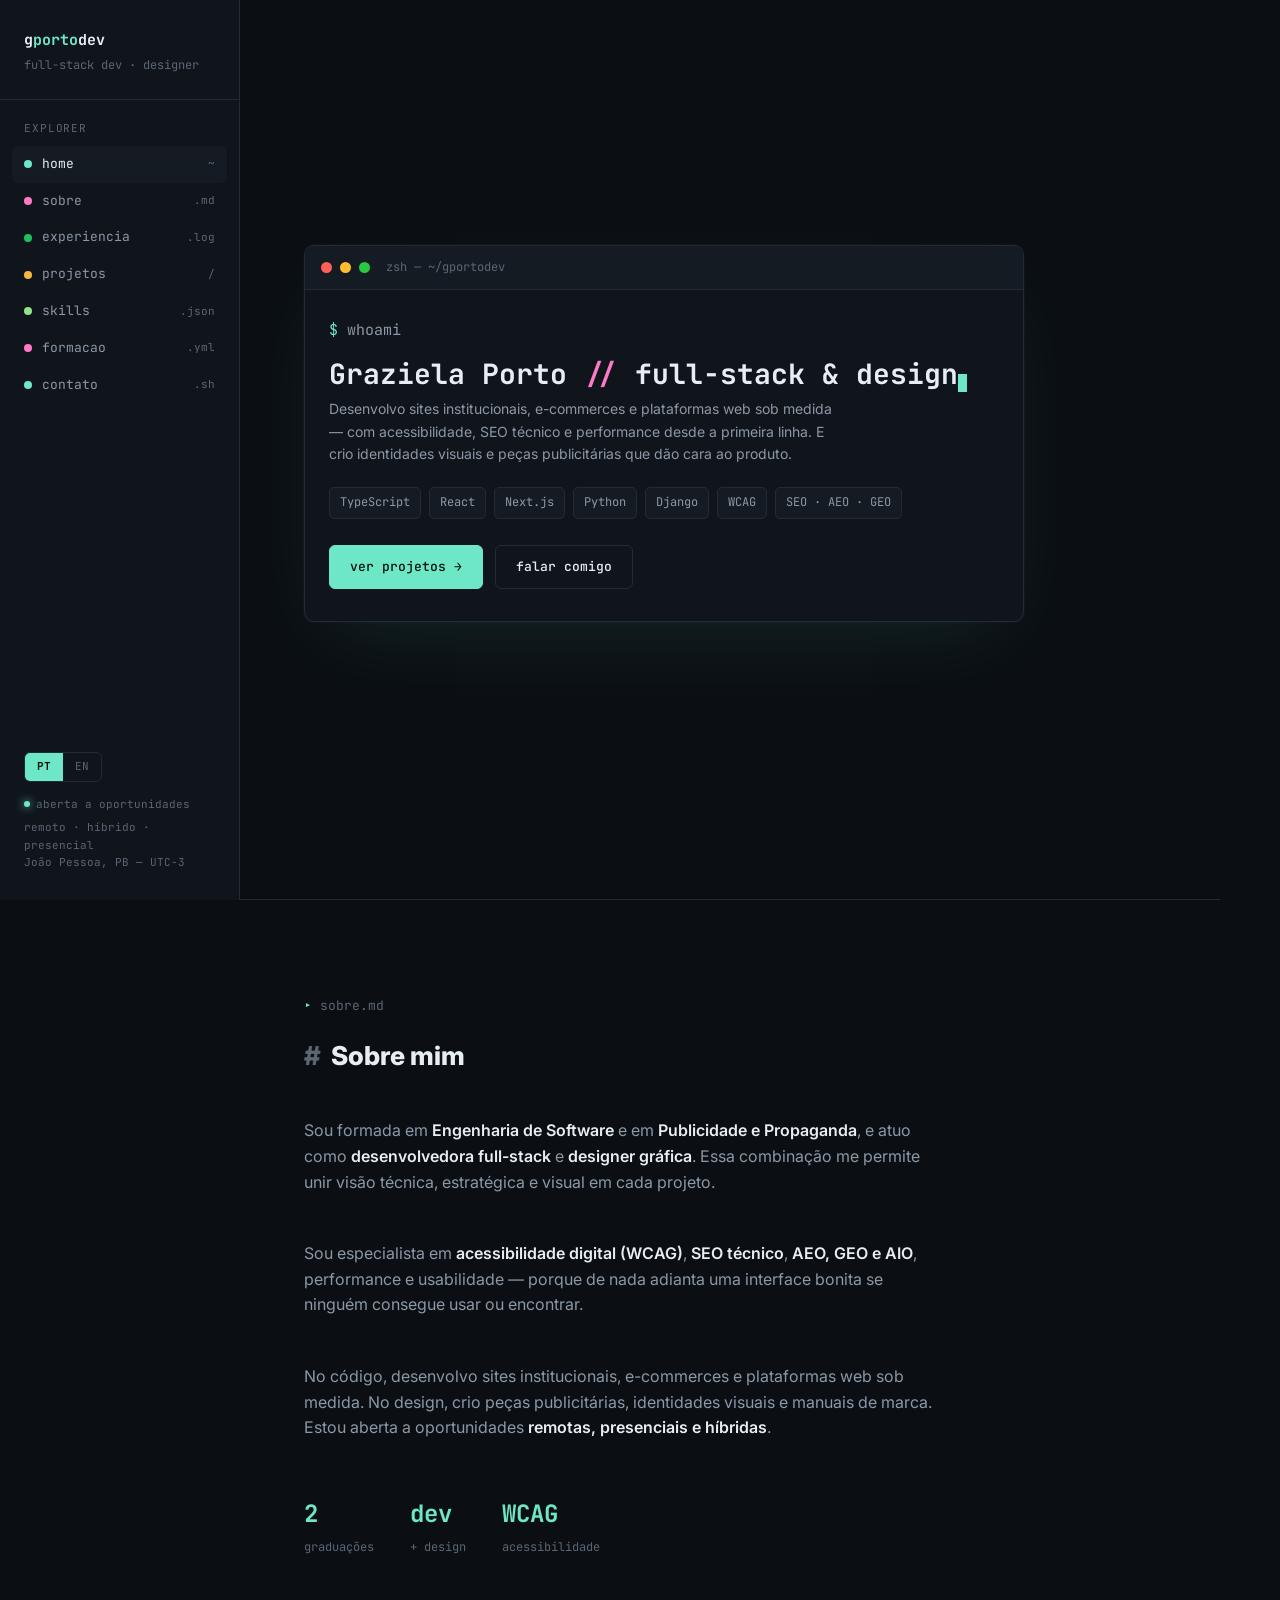
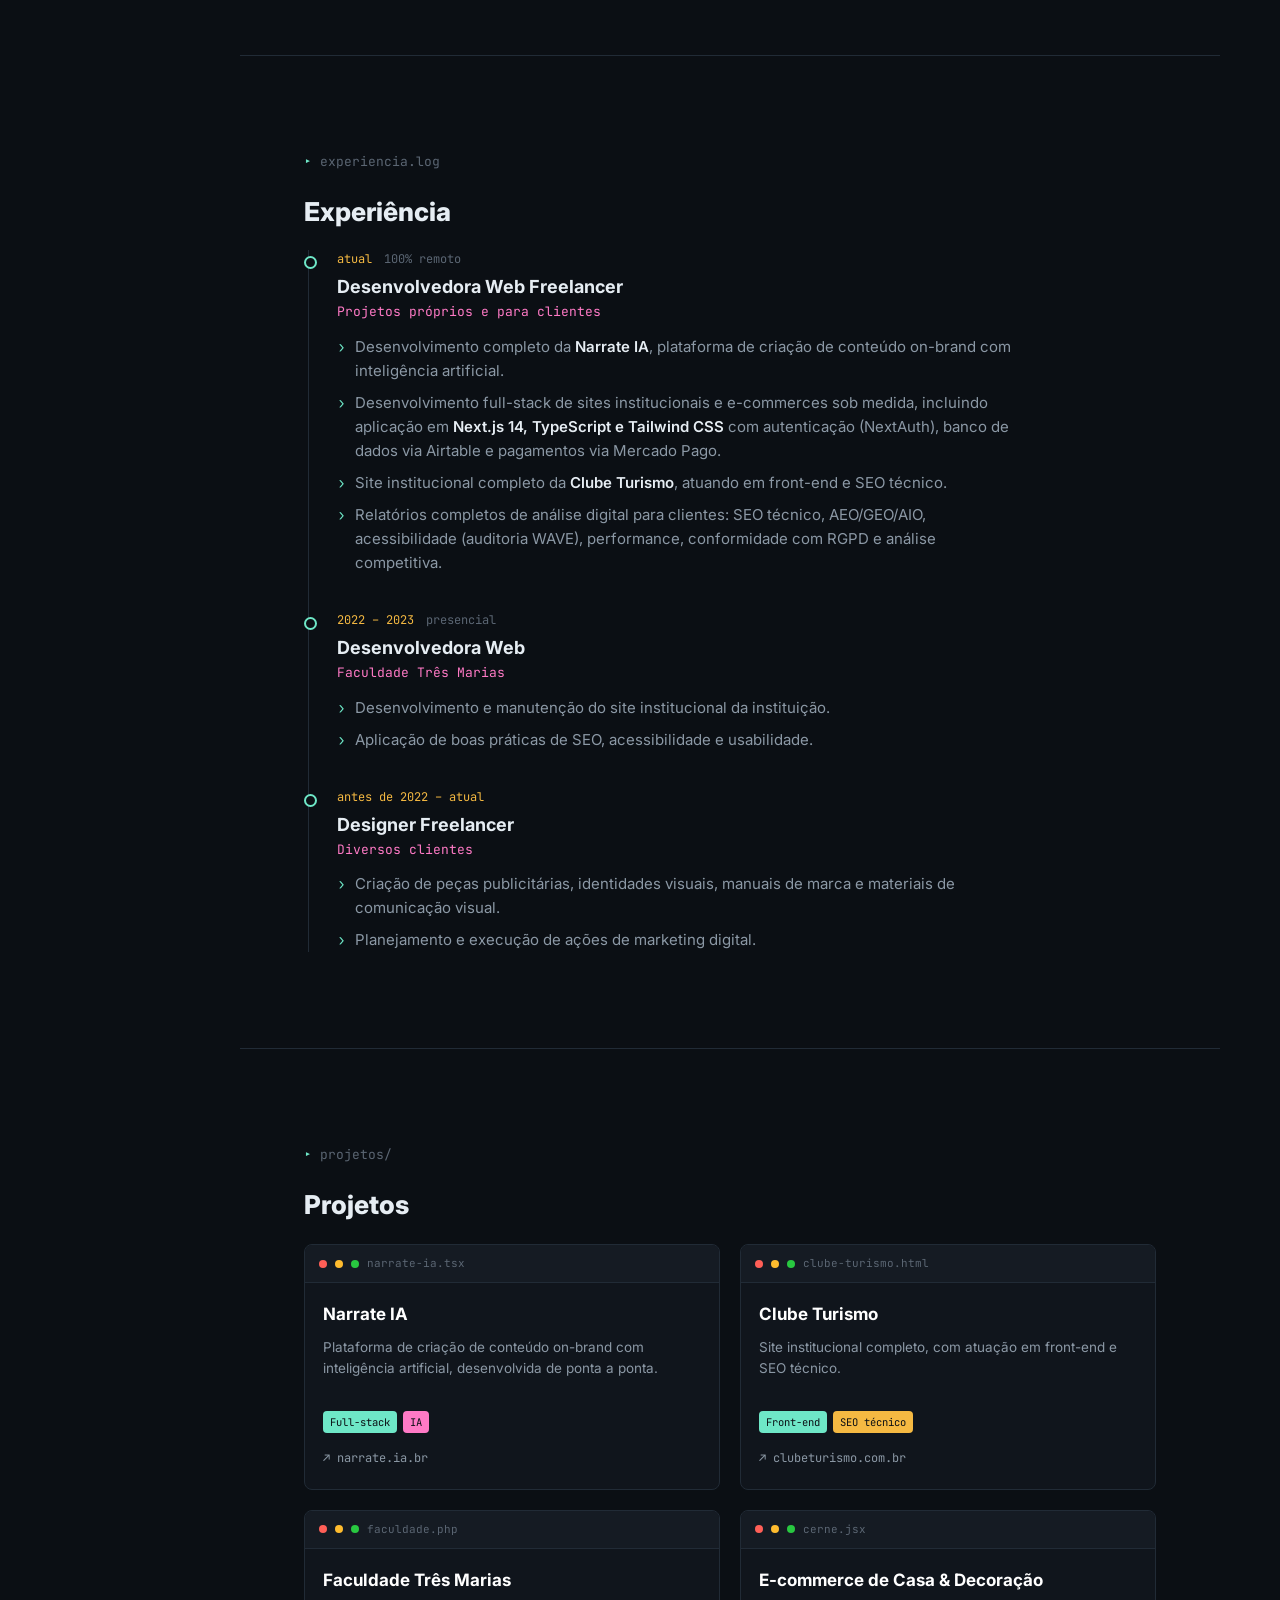
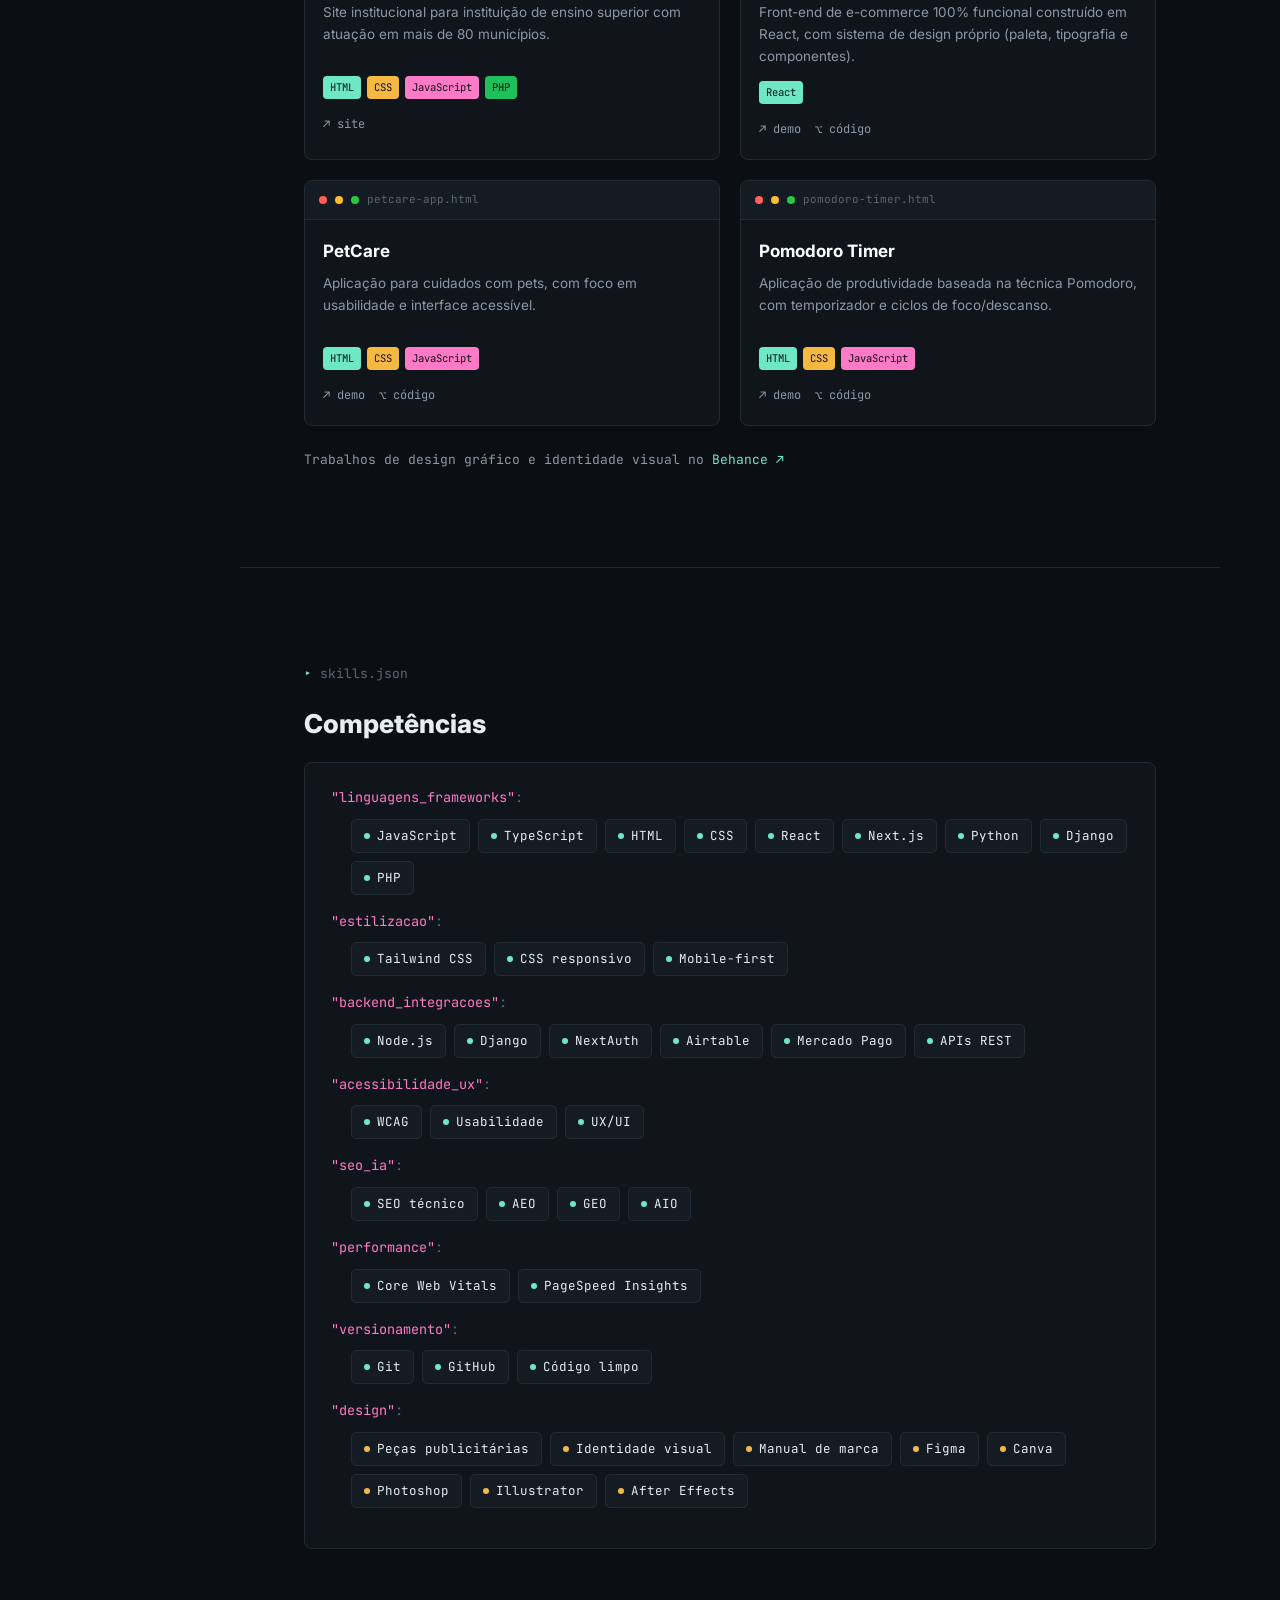
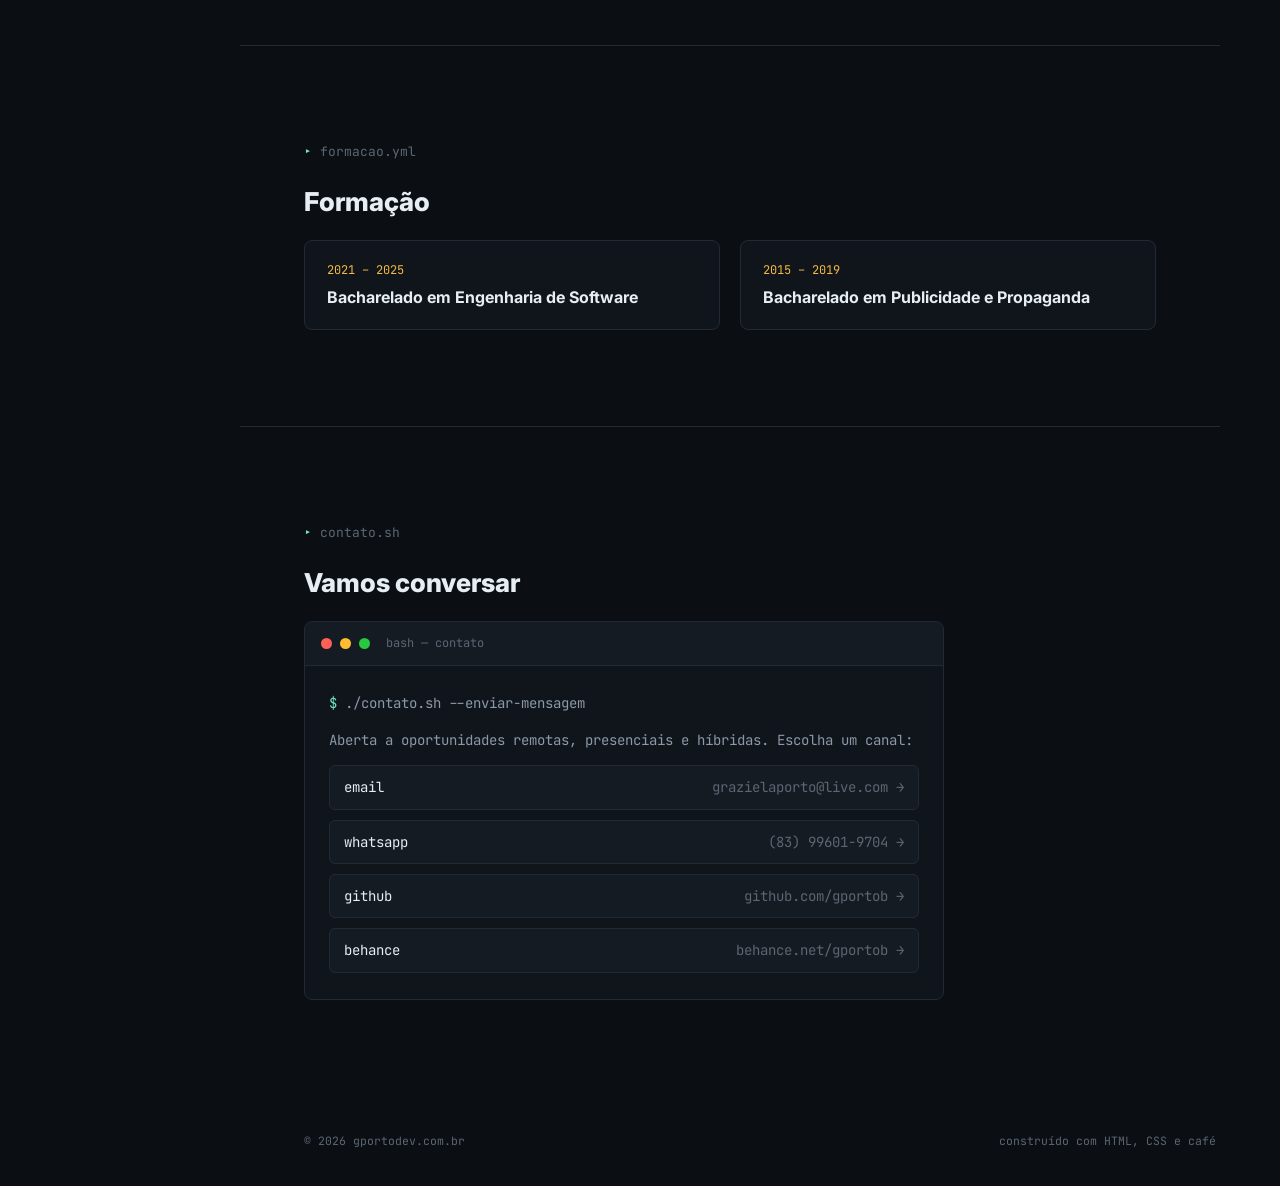
<file: index.html>
<!DOCTYPE html>
<html lang="pt-BR">
<head>
<meta charset="UTF-8">
<meta name="viewport" content="width=device-width, initial-scale=1.0">
<title>Graziela Porto — Desenvolvedora Full-Stack e Designer Gráfica</title>
<meta name="description" content="Portfólio de Graziela Porto, desenvolvedora full-stack e designer gráfica em João Pessoa. Sites institucionais, e-commerces e plataformas web com acessibilidade, SEO e performance.">
<link rel="canonical" href="https://gportodev.com.br/">
<link rel="alternate" hreflang="pt-BR" href="https://gportodev.com.br/">
<link rel="alternate" hreflang="en" href="https://gportodev.com.br/en/">
<link rel="alternate" hreflang="x-default" href="https://gportodev.com.br/">
<meta property="og:type" content="website">
<meta property="og:title" content="Graziela Porto — Desenvolvedora Full-Stack e Designer Gráfica">
<meta property="og:description" content="Sites institucionais, e-commerces e plataformas web sob medida, com acessibilidade, SEO técnico e performance.">
<meta property="og:url" content="https://gportodev.com.br/">
<meta property="og:image" content="https://gportodev.com.br/img/logo-512.png">
<meta property="og:locale" content="pt_BR">
<link rel="icon" type="image/svg+xml" href="img/logo.svg">
<link rel="icon" type="image/png" sizes="32x32" href="img/favicon-32.png">
<link rel="icon" type="image/png" sizes="16x16" href="img/favicon-16.png">
<link rel="apple-touch-icon" sizes="180x180" href="img/apple-touch-icon.png">
<link rel="shortcut icon" href="img/favicon.ico">
<link rel="preconnect" href="https://fonts.googleapis.com">
<link rel="preconnect" href="https://fonts.gstatic.com" crossorigin>
<link href="https://fonts.googleapis.com/css2?family=JetBrains+Mono:wght@400;500;700;800&family=Inter:wght@400;500;600;700&display=swap" rel="stylesheet">
<link rel="stylesheet" href="style.css">
<script type="application/ld+json">
{
  "@context": "https://schema.org",
  "@type": "Person",
  "name": "Graziela Porto",
  "jobTitle": "Desenvolvedora Full-Stack e Designer Gráfica",
  "url": "https://gportodev.com.br/",
  "email": "mailto:grazielaporto@live.com",
  "address": { "@type": "PostalAddress", "addressLocality": "João Pessoa", "addressRegion": "PB", "addressCountry": "BR" },
  "knowsAbout": ["Desenvolvimento full-stack", "React", "Next.js", "TypeScript", "Python", "Django", "Acessibilidade digital (WCAG)", "SEO técnico", "AEO", "GEO", "AIO", "Core Web Vitals", "Design gráfico", "Identidade visual"],
  "sameAs": ["https://github.com/gportob", "https://www.behance.net/gportob"]
}
</script>
</head>
<body>

<div class="topbar">
  <div class="brand-name">g<span>porto</span>dev</div>
  <div class="topbar-actions">
    <a href="en/" class="lang-switch" hreflang="en" lang="en" aria-label="Switch to English">EN</a>
    <button class="menu-btn" id="menuBtn" aria-expanded="false" aria-controls="mobileNav">menu</button>
  </div>
</div>
<nav class="mobile-nav" id="mobileNav" aria-label="Navegação principal">
  <a href="#about">sobre.md</a>
  <a href="#experience">experiencia.log</a>
  <a href="#projects">projetos/</a>
  <a href="#skills">skills.json</a>
  <a href="#education">formacao.yml</a>
  <a href="#contact">contato.sh</a>
</nav>

<div class="shell">
  <aside class="sidebar">
    <div>
      <div class="brand">
        <div class="brand-name">g<span>porto</span>dev</div>
        <div class="brand-role">full-stack dev · designer</div>
      </div>
      <div class="explorer-label">explorer</div>
      <nav aria-label="Seções">
        <ul class="nav-files">
          <li><a href="#hero"><span class="dot" style="background:var(--cyan)"></span>home<span class="ext">~</span></a></li>
          <li><a href="#about"><span class="dot" style="background:var(--pink)"></span>sobre<span class="ext">.md</span></a></li>
          <li><a href="#experience"><span class="dot" style="background:var(--verde)"></span>experiencia<span class="ext">.log</span></a></li>
          <li><a href="#projects"><span class="dot" style="background:var(--amber)"></span>projetos<span class="ext">/</span></a></li>
          <li><a href="#skills"><span class="dot" style="background:#8FE388"></span>skills<span class="ext">.json</span></a></li>
          <li><a href="#education"><span class="dot" style="background:var(--pink)"></span>formacao<span class="ext">.yml</span></a></li>
          <li><a href="#contact"><span class="dot" style="background:var(--cyan)"></span>contato<span class="ext">.sh</span></a></li>
        </ul>
      </nav>
    </div>
    <div class="sidebar-footer">
      <div class="lang-toggle" role="group" aria-label="Idioma">
        <span class="lang-opt active" aria-current="true">PT</span>
        <a href="en/" class="lang-opt" hreflang="en" lang="en" aria-label="Switch to English">EN</a>
      </div>
      <div class="sidebar-status"><span class="status-pulse"></span> aberta a oportunidades</div>
      <div>remoto · híbrido · presencial</div>
      <div>João Pessoa, PB — UTC-3</div>
    </div>
  </aside>

  <main>
    <section id="hero">
      <div class="terminal">
        <div class="terminal-bar">
          <span class="tdot r"></span><span class="tdot y"></span><span class="tdot g"></span>
          <span class="terminal-title">zsh — ~/gportodev</span>
        </div>
        <div class="terminal-body">
          <div class="line"><span class="prompt">$</span> whoami</div>
          <h1 class="out">Graziela Porto <span class="hl">//</span> full-stack &amp; design<span class="cursor" aria-hidden="true"></span></h1>
          <p class="desc">Desenvolvo sites institucionais, e-commerces e plataformas web sob medida — com acessibilidade, SEO técnico e performance desde a primeira linha. E crio identidades visuais e peças publicitárias que dão cara ao produto.</p>
          <div class="chip-row">
            <span class="chip">TypeScript</span>
            <span class="chip">React</span>
            <span class="chip">Next.js</span>
            <span class="chip">Python</span>
            <span class="chip">Django</span>
            <span class="chip">WCAG</span>
            <span class="chip">SEO · AEO · GEO</span>
          </div>
          <div class="hero-ctas">
            <a href="#projects" class="btn btn-primary">ver projetos →</a>
            <a href="#contact" class="btn btn-ghost">falar comigo</a>
          </div>
        </div>
      </div>
    </section>

    <section id="about">
      <div class="file-tag">sobre.md</div>
      <div class="about-grid">
        <h2 class="md-h1"><span class="h-hash">#</span>Sobre mim</h2>
        <p class="md-body">
          Sou formada em <strong>Engenharia de Software</strong> e em <strong>Publicidade e Propaganda</strong>, e atuo como <strong>desenvolvedora full-stack</strong> e <strong>designer gráfica</strong>. Essa combinação me permite unir visão técnica, estratégica e visual em cada projeto.
        </p>
        <p class="md-body">
          Sou especialista em <strong>acessibilidade digital (WCAG)</strong>, <strong>SEO técnico</strong>, <strong>AEO, GEO e AIO</strong>, performance e usabilidade — porque de nada adianta uma interface bonita se ninguém consegue usar ou encontrar.
        </p>
        <p class="md-body">
          No código, desenvolvo sites institucionais, e-commerces e plataformas web sob medida. No design, crio peças publicitárias, identidades visuais e manuais de marca. Estou aberta a oportunidades <strong>remotas, presenciais e híbridas</strong>.
        </p>
        <div class="stat-row">
          <div class="stat"><b>2</b><span>graduações</span></div>
          <div class="stat"><b>dev</b><span>+ design</span></div>
          <div class="stat"><b>WCAG</b><span>acessibilidade</span></div>
        </div>
      </div>
    </section>

    <section id="experience">
      <div class="file-tag">experiencia.log</div>
      <h2 class="md-h1">Experiência</h2>
      <ol class="timeline">
        <li class="tl-item">
          <div class="tl-meta"><span class="tl-date">atual</span><span class="tl-mode">100% remoto</span></div>
          <h3 class="tl-role">Desenvolvedora Web Freelancer</h3>
          <div class="tl-org">Projetos próprios e para clientes</div>
          <ul class="tl-list">
            <li>Desenvolvimento completo da <strong>Narrate IA</strong>, plataforma de criação de conteúdo on-brand com inteligência artificial.</li>
            <li>Desenvolvimento full-stack de sites institucionais e e-commerces sob medida, incluindo aplicação em <strong>Next.js 14, TypeScript e Tailwind CSS</strong> com autenticação (NextAuth), banco de dados via Airtable e pagamentos via Mercado Pago.</li>
            <li>Site institucional completo da <strong>Clube Turismo</strong>, atuando em front-end e SEO técnico.</li>
            <li>Relatórios completos de análise digital para clientes: SEO técnico, AEO/GEO/AIO, acessibilidade (auditoria WAVE), performance, conformidade com RGPD e análise competitiva.</li>
          </ul>
        </li>
        <li class="tl-item">
          <div class="tl-meta"><span class="tl-date">2022 – 2023</span><span class="tl-mode">presencial</span></div>
          <h3 class="tl-role">Desenvolvedora Web</h3>
          <div class="tl-org">Faculdade Três Marias</div>
          <ul class="tl-list">
            <li>Desenvolvimento e manutenção do site institucional da instituição.</li>
            <li>Aplicação de boas práticas de SEO, acessibilidade e usabilidade.</li>
          </ul>
        </li>
        <li class="tl-item">
          <div class="tl-meta"><span class="tl-date">antes de 2022 – atual</span></div>
          <h3 class="tl-role">Designer Freelancer</h3>
          <div class="tl-org">Diversos clientes</div>
          <ul class="tl-list">
            <li>Criação de peças publicitárias, identidades visuais, manuais de marca e materiais de comunicação visual.</li>
            <li>Planejamento e execução de ações de marketing digital.</li>
          </ul>
        </li>
      </ol>
    </section>

    <section id="projects">
      <div class="file-tag">projetos/</div>
      <h2 class="md-h1">Projetos</h2>
      <div class="proj-grid">

        <article class="card">
          <div class="card-head"><span class="tdot r"></span><span class="tdot y"></span><span class="tdot g"></span> narrate-ia.tsx</div>
          <div class="card-body">
            <h3 class="card-title">Narrate IA</h3>
            <p class="card-desc">Plataforma de criação de conteúdo on-brand com inteligência artificial, desenvolvida de ponta a ponta.</p>
            <div class="card-tags"><span class="tag-react">Full-stack</span><span class="tag-ts">IA</span></div>
            <div class="card-links"><a href="https://narrate.ia.br" target="_blank" rel="noopener">↗ narrate.ia.br</a></div>
          </div>
        </article>

        <article class="card">
          <div class="card-head"><span class="tdot r"></span><span class="tdot y"></span><span class="tdot g"></span> clube-turismo.html</div>
          <div class="card-body">
            <h3 class="card-title">Clube Turismo</h3>
            <p class="card-desc">Site institucional completo, com atuação em front-end e SEO técnico.</p>
            <div class="card-tags"><span class="tag-react">Front-end</span><span class="tag-css">SEO técnico</span></div>
            <div class="card-links"><a href="https://clubeturismo.com.br" target="_blank" rel="noopener">↗ clubeturismo.com.br</a></div>
          </div>
        </article>

        <article class="card">
          <div class="card-head"><span class="tdot r"></span><span class="tdot y"></span><span class="tdot g"></span> faculdade.php</div>
          <div class="card-body">
            <h3 class="card-title">Faculdade Três Marias</h3>
            <p class="card-desc">Site institucional para instituição de ensino superior com atuação em mais de 80 municípios.</p>
            <div class="card-tags"><span class="tag-react">HTML</span><span class="tag-css">CSS</span><span class="tag-ts">JavaScript</span><span class="tag-php">PHP</span></div>
            <div class="card-links"><a href="https://www.faculdadetresmarias.edu.br" target="_blank" rel="noopener">↗ site</a></div>
          </div>
        </article>

        <article class="card">
          <div class="card-head"><span class="tdot r"></span><span class="tdot y"></span><span class="tdot g"></span> cerne.jsx</div>
          <div class="card-body">
            <h3 class="card-title">E-commerce de Casa &amp; Decoração</h3>
            <p class="card-desc">Front-end de e-commerce 100% funcional construído em React, com sistema de design próprio (paleta, tipografia e componentes).</p>
            <div class="card-tags"><span class="tag-react">React</span></div>
            <div class="card-links"><a href="https://cerne-ebon.vercel.app/" target="_blank" rel="noopener">↗ demo</a><a href="https://github.com/gportob/cerne" target="_blank" rel="noopener">⌥ código</a></div>
          </div>
        </article>

        <article class="card">
          <div class="card-head"><span class="tdot r"></span><span class="tdot y"></span><span class="tdot g"></span> petcare-app.html</div>
          <div class="card-body">
            <h3 class="card-title">PetCare</h3>
            <p class="card-desc">Aplicação para cuidados com pets, com foco em usabilidade e interface acessível.</p>
            <div class="card-tags"><span class="tag-react">HTML</span><span class="tag-css">CSS</span><span class="tag-ts">JavaScript</span></div>
            <div class="card-links"><a href="https://petcare-gamma-roan.vercel.app/" target="_blank" rel="noopener">↗ demo</a><a href="https://github.com/gportob/petcare" target="_blank" rel="noopener">⌥ código</a></div>
          </div>
        </article>

        <article class="card">
          <div class="card-head"><span class="tdot r"></span><span class="tdot y"></span><span class="tdot g"></span> pomodoro-timer.html</div>
          <div class="card-body">
            <h3 class="card-title">Pomodoro Timer</h3>
            <p class="card-desc">Aplicação de produtividade baseada na técnica Pomodoro, com temporizador e ciclos de foco/descanso.</p>
            <div class="card-tags"><span class="tag-react">HTML</span><span class="tag-css">CSS</span><span class="tag-ts">JavaScript</span></div>
            <div class="card-links"><a href="https://pomodoro-one-flax.vercel.app/" target="_blank" rel="noopener">↗ demo</a><a href="https://github.com/gportob/pomodoro" target="_blank" rel="noopener">⌥ código</a></div>
          </div>
        </article>

      </div>
      <p class="proj-more">Trabalhos de design gráfico e identidade visual no <a href="https://www.behance.net/gportob" target="_blank" rel="noopener">Behance ↗</a></p>
    </section>

    <section id="skills">
      <div class="file-tag">skills.json</div>
      <h2 class="md-h1">Competências</h2>
      <div class="skills-json">
        <div class="skill-group"><span class="j-key">"linguagens_frameworks"</span><span class="j-punc">:</span></div>
        <div class="skill-badges">
          <span class="badge"><span class="lvl lvl-hi"></span>JavaScript</span>
          <span class="badge"><span class="lvl lvl-hi"></span>TypeScript</span>
          <span class="badge"><span class="lvl lvl-hi"></span>HTML</span>
          <span class="badge"><span class="lvl lvl-hi"></span>CSS</span>
          <span class="badge"><span class="lvl lvl-hi"></span>React</span>
          <span class="badge"><span class="lvl lvl-hi"></span>Next.js</span>
          <span class="badge"><span class="lvl lvl-hi"></span>Python</span>
          <span class="badge"><span class="lvl lvl-hi"></span>Django</span>
          <span class="badge"><span class="lvl lvl-hi"></span>PHP</span>
        </div>
        <div class="skill-group"><span class="j-key">"estilizacao"</span><span class="j-punc">:</span></div>
        <div class="skill-badges">
          <span class="badge"><span class="lvl lvl-hi"></span>Tailwind CSS</span>
          <span class="badge"><span class="lvl lvl-hi"></span>CSS responsivo</span>
          <span class="badge"><span class="lvl lvl-hi"></span>Mobile-first</span>
        </div>
        <div class="skill-group"><span class="j-key">"backend_integracoes"</span><span class="j-punc">:</span></div>
        <div class="skill-badges">
          <span class="badge"><span class="lvl lvl-hi"></span>Node.js</span>
          <span class="badge"><span class="lvl lvl-hi"></span>Django</span>
          <span class="badge"><span class="lvl lvl-hi"></span>NextAuth</span>
          <span class="badge"><span class="lvl lvl-hi"></span>Airtable</span>
          <span class="badge"><span class="lvl lvl-hi"></span>Mercado Pago</span>
          <span class="badge"><span class="lvl lvl-hi"></span>APIs REST</span>
        </div>
        <div class="skill-group"><span class="j-key">"acessibilidade_ux"</span><span class="j-punc">:</span></div>
        <div class="skill-badges">
          <span class="badge"><span class="lvl lvl-hi"></span>WCAG</span>
          <span class="badge"><span class="lvl lvl-hi"></span>Usabilidade</span>
          <span class="badge"><span class="lvl lvl-hi"></span>UX/UI</span>
        </div>
        <div class="skill-group"><span class="j-key">"seo_ia"</span><span class="j-punc">:</span></div>
        <div class="skill-badges">
          <span class="badge"><span class="lvl lvl-hi"></span>SEO técnico</span>
          <span class="badge"><span class="lvl lvl-hi"></span>AEO</span>
          <span class="badge"><span class="lvl lvl-hi"></span>GEO</span>
          <span class="badge"><span class="lvl lvl-hi"></span>AIO</span>
        </div>
        <div class="skill-group"><span class="j-key">"performance"</span><span class="j-punc">:</span></div>
        <div class="skill-badges">
          <span class="badge"><span class="lvl lvl-hi"></span>Core Web Vitals</span>
          <span class="badge"><span class="lvl lvl-hi"></span>PageSpeed Insights</span>
        </div>
        <div class="skill-group"><span class="j-key">"versionamento"</span><span class="j-punc">:</span></div>
        <div class="skill-badges">
          <span class="badge"><span class="lvl lvl-hi"></span>Git</span>
          <span class="badge"><span class="lvl lvl-hi"></span>GitHub</span>
          <span class="badge"><span class="lvl lvl-hi"></span>Código limpo</span>
        </div>
        <div class="skill-group"><span class="j-key">"design"</span><span class="j-punc">:</span></div>
        <div class="skill-badges">
          <span class="badge"><span class="lvl lvl-mid"></span>Peças publicitárias</span>
          <span class="badge"><span class="lvl lvl-mid"></span>Identidade visual</span>
          <span class="badge"><span class="lvl lvl-mid"></span>Manual de marca</span>
          <span class="badge"><span class="lvl lvl-mid"></span>Figma</span>
          <span class="badge"><span class="lvl lvl-mid"></span>Canva</span>
          <span class="badge"><span class="lvl lvl-mid"></span>Photoshop</span>
          <span class="badge"><span class="lvl lvl-mid"></span>Illustrator</span>
          <span class="badge"><span class="lvl lvl-mid"></span>After Effects</span>
        </div>
      </div>
    </section>

    <section id="education">
      <div class="file-tag">formacao.yml</div>
      <h2 class="md-h1">Formação</h2>
      <div class="edu-grid">
        <div class="edu-card">
          <span class="edu-years">2021 – 2025</span>
          <h3 class="edu-title">Bacharelado em Engenharia de Software</h3>
        </div>
        <div class="edu-card">
          <span class="edu-years">2015 – 2019</span>
          <h3 class="edu-title">Bacharelado em Publicidade e Propaganda</h3>
        </div>
      </div>
    </section>

    <section id="contact">
      <div class="file-tag">contato.sh</div>
      <h2 class="md-h1">Vamos conversar</h2>
      <div class="contact-term">
        <div class="terminal-bar">
          <span class="tdot r"></span><span class="tdot y"></span><span class="tdot g"></span>
          <span class="terminal-title">bash — contato</span>
        </div>
        <div class="contact-body">
          <div class="line"><span class="prompt">$</span> ./contato.sh --enviar-mensagem</div>
          <div class="line">Aberta a oportunidades remotas, presenciais e híbridas. Escolha um canal:</div>
          <div class="contact-links">
            <a href="mailto:grazielaporto@live.com">email <span class="arrow">grazielaporto@live.com →</span></a>
            <a href="https://wa.me/5583996019704" target="_blank" rel="noopener">whatsapp <span class="arrow">(83) 99601-9704 →</span></a>
            <a href="https://github.com/gportob" target="_blank" rel="noopener">github <span class="arrow">github.com/gportob →</span></a>
            <a href="https://www.behance.net/gportob" target="_blank" rel="noopener">behance <span class="arrow">behance.net/gportob →</span></a>
          </div>
        </div>
      </div>
    </section>

    <footer>
      <span>© 2026 gportodev.com.br</span>
      <span>construído com HTML, CSS e café</span>
    </footer>
  </main>
</div>

<script>
  // Mobile nav toggle
  const menuBtn = document.getElementById('menuBtn');
  const mobileNav = document.getElementById('mobileNav');
  menuBtn.addEventListener('click', () => {
    const isOpen = mobileNav.classList.toggle('open');
    menuBtn.setAttribute('aria-expanded', isOpen);
  });
  mobileNav.querySelectorAll('a').forEach(a => {
    a.addEventListener('click', () => {
      mobileNav.classList.remove('open');
      menuBtn.setAttribute('aria-expanded', 'false');
    });
  });

  // Active section highlight in sidebar
  const navLinks = document.querySelectorAll('.nav-files a');
  const sections = document.querySelectorAll('main section');
  const map = {};
  navLinks.forEach(l => map[l.getAttribute('href').slice(1)] = l);

  const observer = new IntersectionObserver((entries) => {
    entries.forEach(entry => {
      const link = map[entry.target.id];
      if (!link) return;
      if (entry.isIntersecting) {
        navLinks.forEach(l => l.classList.remove('active'));
        link.classList.add('active');
      }
    });
  }, { rootMargin: '-40% 0px -50% 0px' });

  sections.forEach(s => observer.observe(s));
</script>

</body>
</html>
</file>
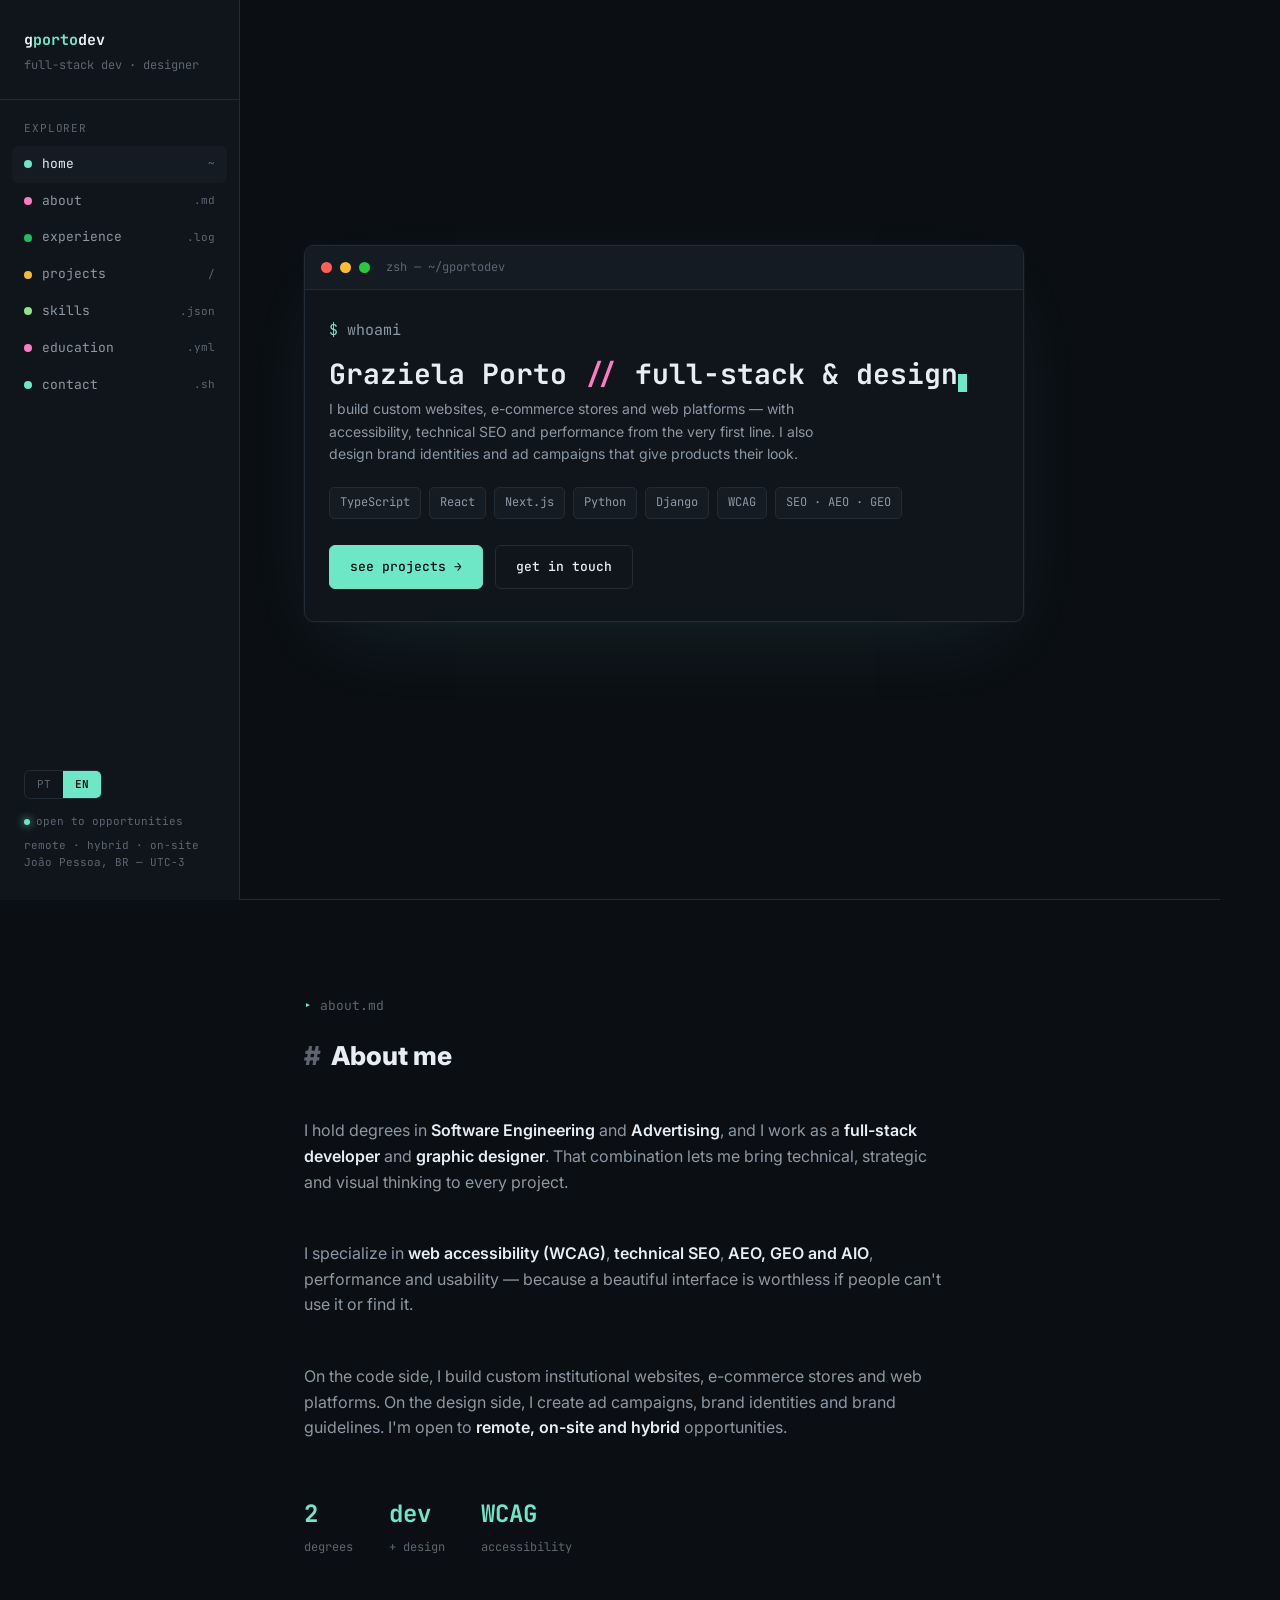
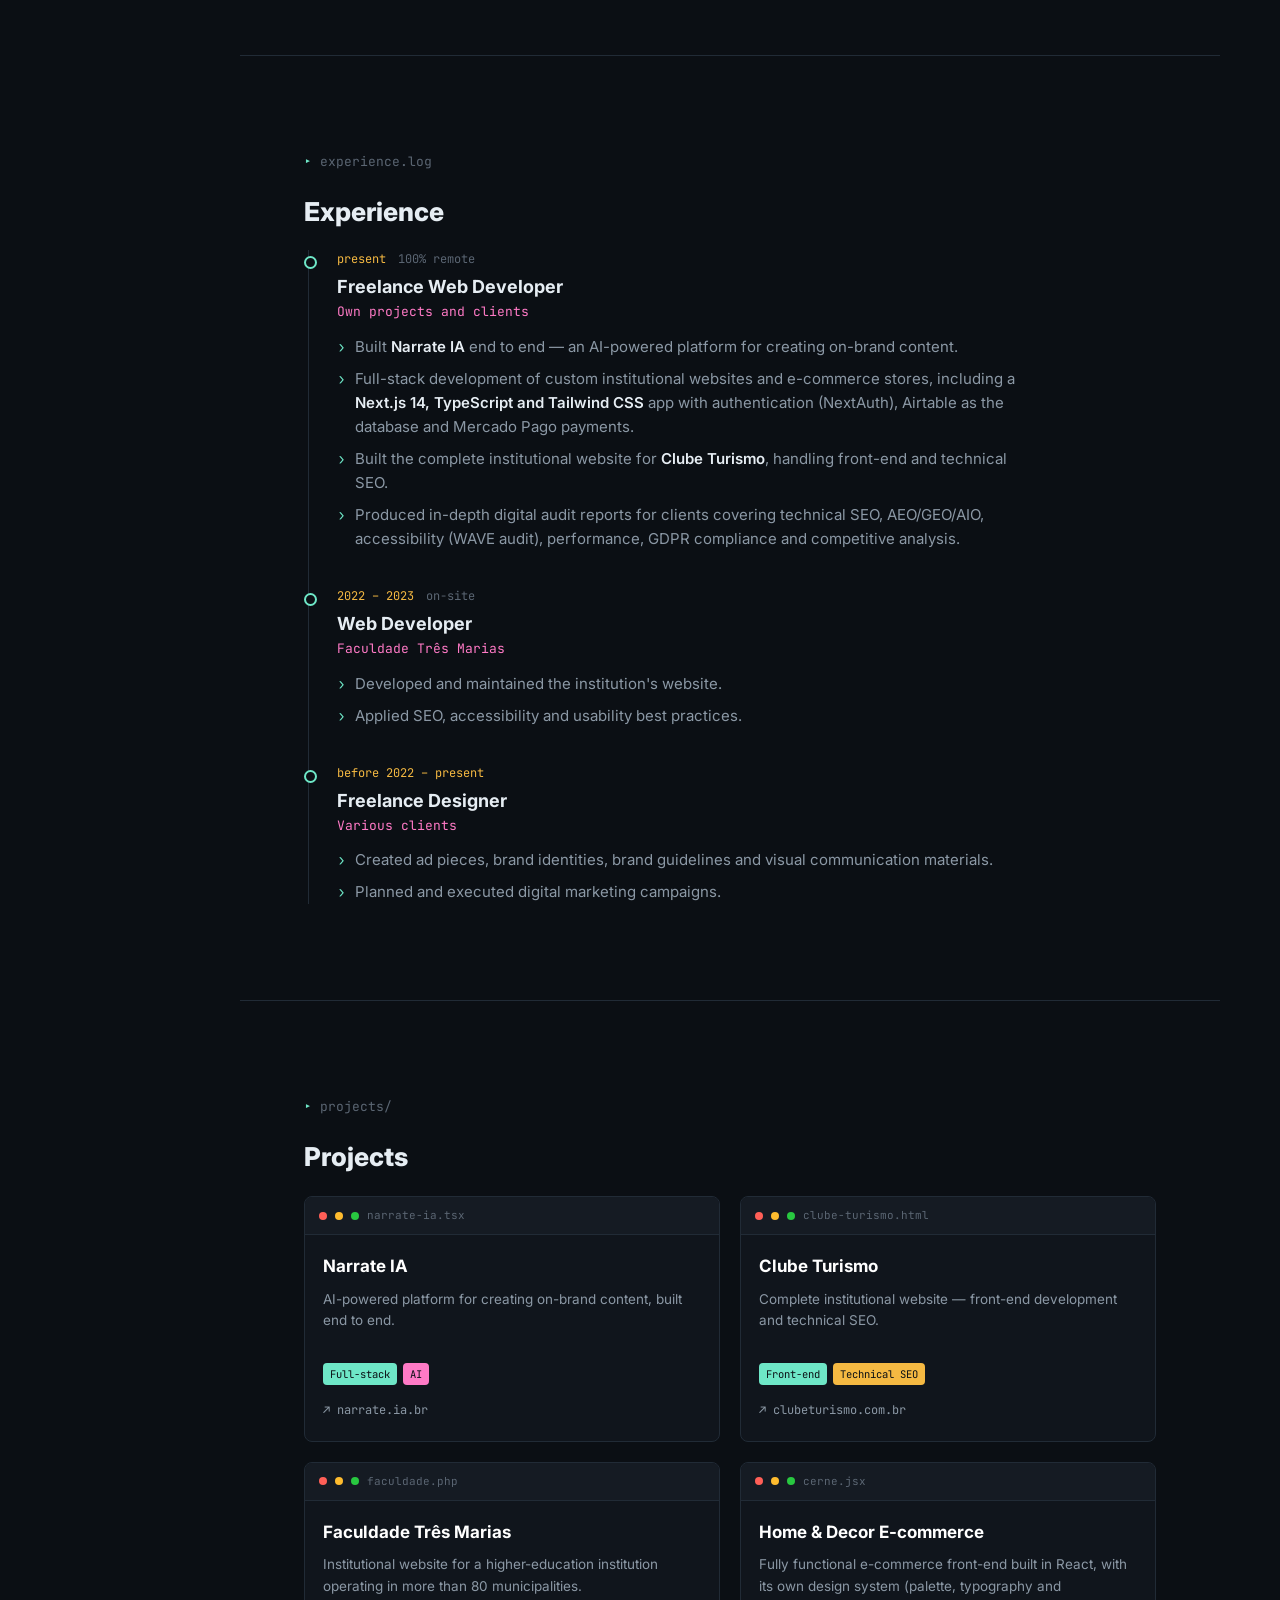
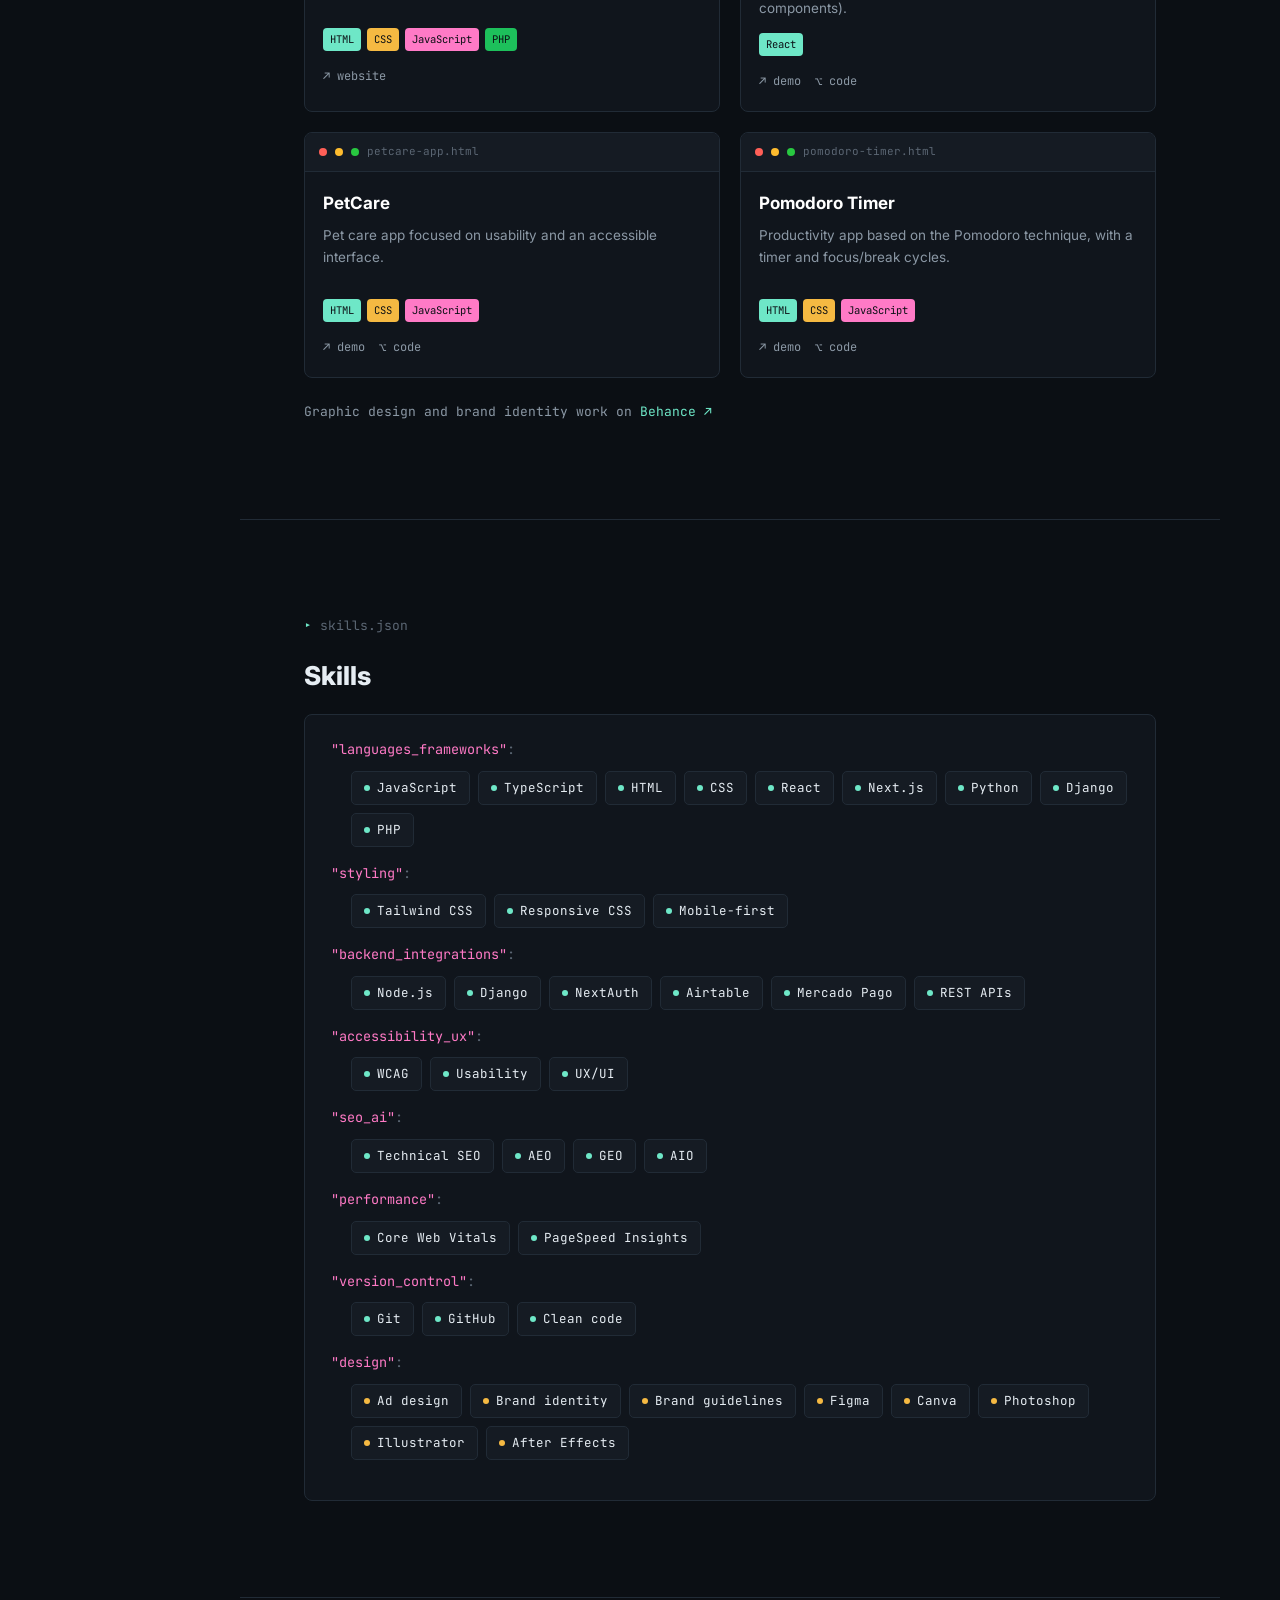
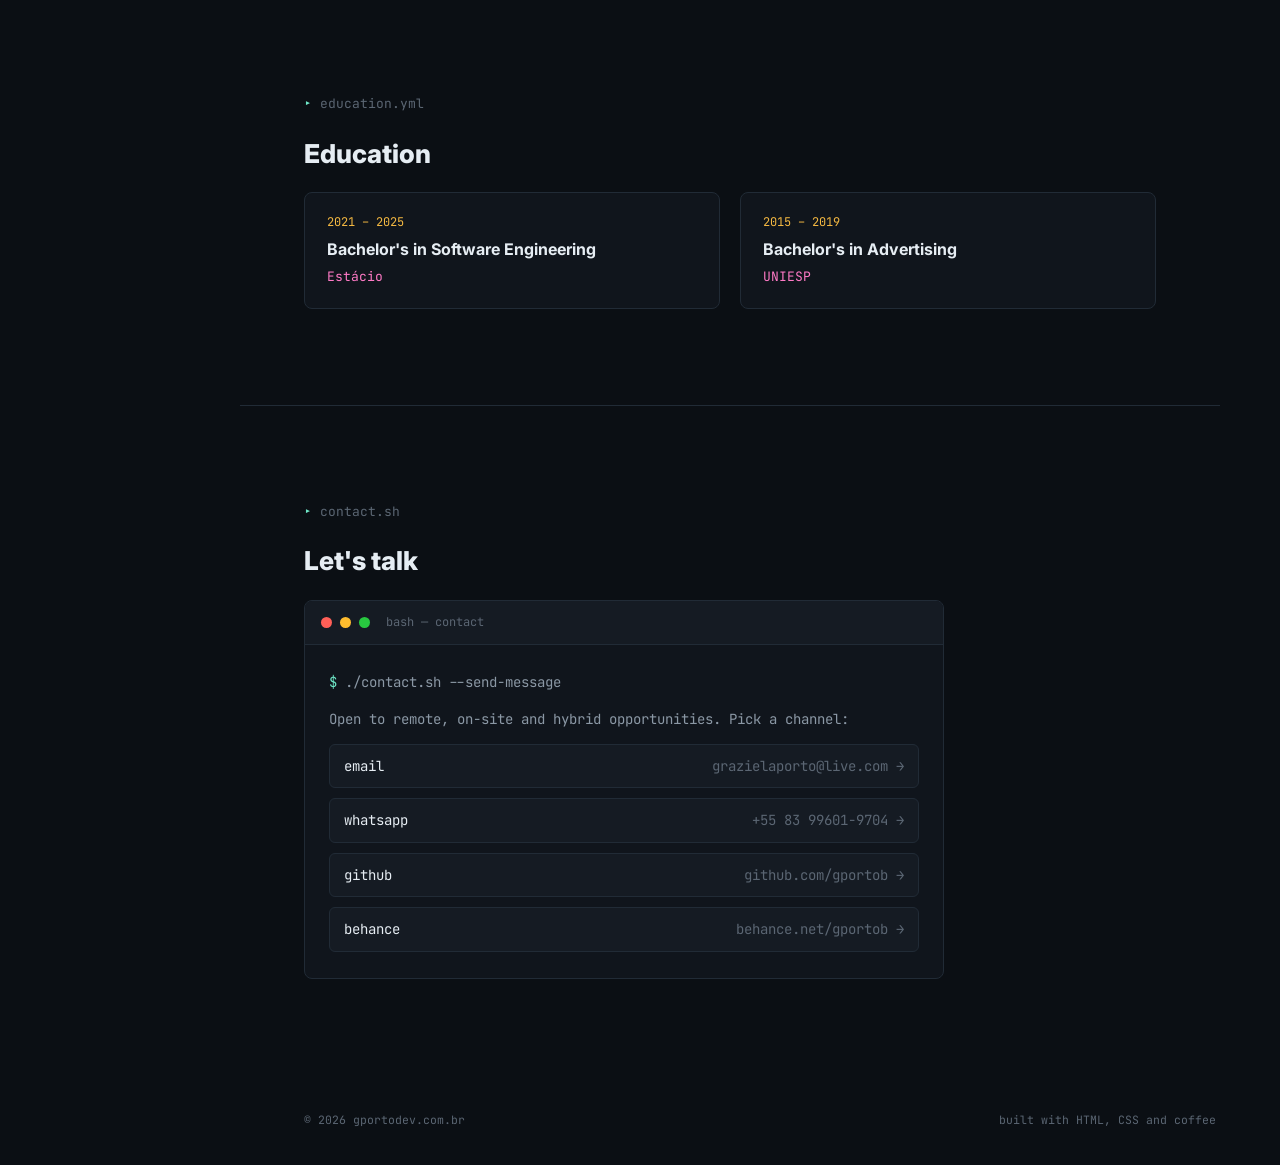
<file: en/index.html>
<!DOCTYPE html>
<html lang="en">
<head>
<meta charset="UTF-8">
<meta name="viewport" content="width=device-width, initial-scale=1.0">
<title>Graziela Porto — Full-Stack Developer and Graphic Designer</title>
<meta name="description" content="Portfolio of Graziela Porto, full-stack developer and graphic designer based in João Pessoa, Brazil. Custom websites, e-commerce and web platforms built with accessibility, SEO and performance in mind.">
<link rel="canonical" href="https://gportodev.com.br/en/">
<link rel="alternate" hreflang="pt-BR" href="https://gportodev.com.br/">
<link rel="alternate" hreflang="en" href="https://gportodev.com.br/en/">
<link rel="alternate" hreflang="x-default" href="https://gportodev.com.br/">
<meta property="og:type" content="website">
<meta property="og:title" content="Graziela Porto — Full-Stack Developer and Graphic Designer">
<meta property="og:description" content="Custom websites, e-commerce and web platforms with accessibility, technical SEO and performance.">
<meta property="og:url" content="https://gportodev.com.br/en/">
<meta property="og:image" content="https://gportodev.com.br/img/logo-512.png">
<meta property="og:locale" content="en_US">
<meta property="og:locale:alternate" content="pt_BR">
<link rel="icon" type="image/svg+xml" href="../img/logo.svg">
<link rel="icon" type="image/png" sizes="32x32" href="../img/favicon-32.png">
<link rel="icon" type="image/png" sizes="16x16" href="../img/favicon-16.png">
<link rel="apple-touch-icon" sizes="180x180" href="../img/apple-touch-icon.png">
<link rel="shortcut icon" href="../img/favicon.ico">
<link rel="preconnect" href="https://fonts.googleapis.com">
<link rel="preconnect" href="https://fonts.gstatic.com" crossorigin>
<link href="https://fonts.googleapis.com/css2?family=JetBrains+Mono:wght@400;500;700;800&family=Inter:wght@400;500;600;700&display=swap" rel="stylesheet">
<link rel="stylesheet" href="../style.css">
<script type="application/ld+json">
{
  "@context": "https://schema.org",
  "@type": "Person",
  "name": "Graziela Porto",
  "jobTitle": "Full-Stack Developer and Graphic Designer",
  "url": "https://gportodev.com.br/en/",
  "email": "mailto:grazielaporto@live.com",
  "address": { "@type": "PostalAddress", "addressLocality": "João Pessoa", "addressRegion": "PB", "addressCountry": "BR" },
  "alumniOf": [
    { "@type": "CollegeOrUniversity", "name": "Estácio" },
    { "@type": "CollegeOrUniversity", "name": "UNIESP" }
  ],
  "knowsAbout": ["Full-stack development", "React", "Next.js", "TypeScript", "Python", "Django", "Web accessibility (WCAG)", "Technical SEO", "AEO", "GEO", "AIO", "Core Web Vitals", "Graphic design", "Brand identity"],
  "sameAs": ["https://github.com/gportob", "https://www.behance.net/gportob"]
}
</script>
</head>
<body>

<div class="topbar">
  <div class="brand-name">g<span>porto</span>dev</div>
  <div class="topbar-actions">
    <a href="../" class="lang-switch" hreflang="pt-BR" lang="pt-BR" aria-label="Mudar para português">PT</a>
    <button class="menu-btn" id="menuBtn" aria-expanded="false" aria-controls="mobileNav">menu</button>
  </div>
</div>
<nav class="mobile-nav" id="mobileNav" aria-label="Main navigation">
  <a href="#about">about.md</a>
  <a href="#experience">experience.log</a>
  <a href="#projects">projects/</a>
  <a href="#skills">skills.json</a>
  <a href="#education">education.yml</a>
  <a href="#contact">contact.sh</a>
</nav>

<div class="shell">
  <aside class="sidebar">
    <div>
      <div class="brand">
        <div class="brand-name">g<span>porto</span>dev</div>
        <div class="brand-role">full-stack dev · designer</div>
      </div>
      <div class="explorer-label">explorer</div>
      <nav aria-label="Sections">
        <ul class="nav-files">
          <li><a href="#hero"><span class="dot" style="background:var(--cyan)"></span>home<span class="ext">~</span></a></li>
          <li><a href="#about"><span class="dot" style="background:var(--pink)"></span>about<span class="ext">.md</span></a></li>
          <li><a href="#experience"><span class="dot" style="background:var(--verde)"></span>experience<span class="ext">.log</span></a></li>
          <li><a href="#projects"><span class="dot" style="background:var(--amber)"></span>projects<span class="ext">/</span></a></li>
          <li><a href="#skills"><span class="dot" style="background:#8FE388"></span>skills<span class="ext">.json</span></a></li>
          <li><a href="#education"><span class="dot" style="background:var(--pink)"></span>education<span class="ext">.yml</span></a></li>
          <li><a href="#contact"><span class="dot" style="background:var(--cyan)"></span>contact<span class="ext">.sh</span></a></li>
        </ul>
      </nav>
    </div>
    <div class="sidebar-footer">
      <div class="lang-toggle" role="group" aria-label="Language">
        <a href="../" class="lang-opt" hreflang="pt-BR" lang="pt-BR" aria-label="Mudar para português">PT</a>
        <span class="lang-opt active" aria-current="true">EN</span>
      </div>
      <div class="sidebar-status"><span class="status-pulse"></span> open to opportunities</div>
      <div>remote · hybrid · on-site</div>
      <div>João Pessoa, BR — UTC-3</div>
    </div>
  </aside>

  <main>
    <section id="hero">
      <div class="terminal">
        <div class="terminal-bar">
          <span class="tdot r"></span><span class="tdot y"></span><span class="tdot g"></span>
          <span class="terminal-title">zsh — ~/gportodev</span>
        </div>
        <div class="terminal-body">
          <div class="line"><span class="prompt">$</span> whoami</div>
          <h1 class="out">Graziela Porto <span class="hl">//</span> full-stack &amp; design<span class="cursor" aria-hidden="true"></span></h1>
          <p class="desc">I build custom websites, e-commerce stores and web platforms — with accessibility, technical SEO and performance from the very first line. I also design brand identities and ad campaigns that give products their look.</p>
          <div class="chip-row">
            <span class="chip">TypeScript</span>
            <span class="chip">React</span>
            <span class="chip">Next.js</span>
            <span class="chip">Python</span>
            <span class="chip">Django</span>
            <span class="chip">WCAG</span>
            <span class="chip">SEO · AEO · GEO</span>
          </div>
          <div class="hero-ctas">
            <a href="#projects" class="btn btn-primary">see projects →</a>
            <a href="#contact" class="btn btn-ghost">get in touch</a>
          </div>
        </div>
      </div>
    </section>

    <section id="about">
      <div class="file-tag">about.md</div>
      <div class="about-grid">
        <h2 class="md-h1"><span class="h-hash">#</span>About me</h2>
        <p class="md-body">
          I hold degrees in <strong>Software Engineering</strong> and <strong>Advertising</strong>, and I work as a <strong>full-stack developer</strong> and <strong>graphic designer</strong>. That combination lets me bring technical, strategic and visual thinking to every project.
        </p>
        <p class="md-body">
          I specialize in <strong>web accessibility (WCAG)</strong>, <strong>technical SEO</strong>, <strong>AEO, GEO and AIO</strong>, performance and usability — because a beautiful interface is worthless if people can't use it or find it.
        </p>
        <p class="md-body">
          On the code side, I build custom institutional websites, e-commerce stores and web platforms. On the design side, I create ad campaigns, brand identities and brand guidelines. I'm open to <strong>remote, on-site and hybrid</strong> opportunities.
        </p>
        <div class="stat-row">
          <div class="stat"><b>2</b><span>degrees</span></div>
          <div class="stat"><b>dev</b><span>+ design</span></div>
          <div class="stat"><b>WCAG</b><span>accessibility</span></div>
        </div>
      </div>
    </section>

    <section id="experience">
      <div class="file-tag">experience.log</div>
      <h2 class="md-h1">Experience</h2>
      <ol class="timeline">
        <li class="tl-item">
          <div class="tl-meta"><span class="tl-date">present</span><span class="tl-mode">100% remote</span></div>
          <h3 class="tl-role">Freelance Web Developer</h3>
          <div class="tl-org">Own projects and clients</div>
          <ul class="tl-list">
            <li>Built <strong>Narrate IA</strong> end to end — an AI-powered platform for creating on-brand content.</li>
            <li>Full-stack development of custom institutional websites and e-commerce stores, including a <strong>Next.js 14, TypeScript and Tailwind CSS</strong> app with authentication (NextAuth), Airtable as the database and Mercado Pago payments.</li>
            <li>Built the complete institutional website for <strong>Clube Turismo</strong>, handling front-end and technical SEO.</li>
            <li>Produced in-depth digital audit reports for clients covering technical SEO, AEO/GEO/AIO, accessibility (WAVE audit), performance, GDPR compliance and competitive analysis.</li>
          </ul>
        </li>
        <li class="tl-item">
          <div class="tl-meta"><span class="tl-date">2022 – 2023</span><span class="tl-mode">on-site</span></div>
          <h3 class="tl-role">Web Developer</h3>
          <div class="tl-org">Faculdade Três Marias</div>
          <ul class="tl-list">
            <li>Developed and maintained the institution's website.</li>
            <li>Applied SEO, accessibility and usability best practices.</li>
          </ul>
        </li>
        <li class="tl-item">
          <div class="tl-meta"><span class="tl-date">before 2022 – present</span></div>
          <h3 class="tl-role">Freelance Designer</h3>
          <div class="tl-org">Various clients</div>
          <ul class="tl-list">
            <li>Created ad pieces, brand identities, brand guidelines and visual communication materials.</li>
            <li>Planned and executed digital marketing campaigns.</li>
          </ul>
        </li>
      </ol>
    </section>

    <section id="projects">
      <div class="file-tag">projects/</div>
      <h2 class="md-h1">Projects</h2>
      <div class="proj-grid">

        <article class="card">
          <div class="card-head"><span class="tdot r"></span><span class="tdot y"></span><span class="tdot g"></span> narrate-ia.tsx</div>
          <div class="card-body">
            <h3 class="card-title">Narrate IA</h3>
            <p class="card-desc">AI-powered platform for creating on-brand content, built end to end.</p>
            <div class="card-tags"><span class="tag-react">Full-stack</span><span class="tag-ts">AI</span></div>
            <div class="card-links"><a href="https://narrate.ia.br" target="_blank" rel="noopener">↗ narrate.ia.br</a></div>
          </div>
        </article>

        <article class="card">
          <div class="card-head"><span class="tdot r"></span><span class="tdot y"></span><span class="tdot g"></span> clube-turismo.html</div>
          <div class="card-body">
            <h3 class="card-title">Clube Turismo</h3>
            <p class="card-desc">Complete institutional website — front-end development and technical SEO.</p>
            <div class="card-tags"><span class="tag-react">Front-end</span><span class="tag-css">Technical SEO</span></div>
            <div class="card-links"><a href="https://clubeturismo.com.br" target="_blank" rel="noopener">↗ clubeturismo.com.br</a></div>
          </div>
        </article>

        <article class="card">
          <div class="card-head"><span class="tdot r"></span><span class="tdot y"></span><span class="tdot g"></span> faculdade.php</div>
          <div class="card-body">
            <h3 class="card-title">Faculdade Três Marias</h3>
            <p class="card-desc">Institutional website for a higher-education institution operating in more than 80 municipalities.</p>
            <div class="card-tags"><span class="tag-react">HTML</span><span class="tag-css">CSS</span><span class="tag-ts">JavaScript</span><span class="tag-php">PHP</span></div>
            <div class="card-links"><a href="https://www.faculdadetresmarias.edu.br" target="_blank" rel="noopener">↗ website</a></div>
          </div>
        </article>

        <article class="card">
          <div class="card-head"><span class="tdot r"></span><span class="tdot y"></span><span class="tdot g"></span> cerne.jsx</div>
          <div class="card-body">
            <h3 class="card-title">Home &amp; Decor E-commerce</h3>
            <p class="card-desc">Fully functional e-commerce front-end built in React, with its own design system (palette, typography and components).</p>
            <div class="card-tags"><span class="tag-react">React</span></div>
            <div class="card-links"><a href="https://cerne-ebon.vercel.app/" target="_blank" rel="noopener">↗ demo</a><a href="https://github.com/gportob/cerne" target="_blank" rel="noopener">⌥ code</a></div>
          </div>
        </article>

        <article class="card">
          <div class="card-head"><span class="tdot r"></span><span class="tdot y"></span><span class="tdot g"></span> petcare-app.html</div>
          <div class="card-body">
            <h3 class="card-title">PetCare</h3>
            <p class="card-desc">Pet care app focused on usability and an accessible interface.</p>
            <div class="card-tags"><span class="tag-react">HTML</span><span class="tag-css">CSS</span><span class="tag-ts">JavaScript</span></div>
            <div class="card-links"><a href="https://petcare-gamma-roan.vercel.app/" target="_blank" rel="noopener">↗ demo</a><a href="https://github.com/gportob/petcare" target="_blank" rel="noopener">⌥ code</a></div>
          </div>
        </article>

        <article class="card">
          <div class="card-head"><span class="tdot r"></span><span class="tdot y"></span><span class="tdot g"></span> pomodoro-timer.html</div>
          <div class="card-body">
            <h3 class="card-title">Pomodoro Timer</h3>
            <p class="card-desc">Productivity app based on the Pomodoro technique, with a timer and focus/break cycles.</p>
            <div class="card-tags"><span class="tag-react">HTML</span><span class="tag-css">CSS</span><span class="tag-ts">JavaScript</span></div>
            <div class="card-links"><a href="https://pomodoro-one-flax.vercel.app/" target="_blank" rel="noopener">↗ demo</a><a href="https://github.com/gportob/pomodoro" target="_blank" rel="noopener">⌥ code</a></div>
          </div>
        </article>

      </div>
      <p class="proj-more">Graphic design and brand identity work on <a href="https://www.behance.net/gportob" target="_blank" rel="noopener">Behance ↗</a></p>
    </section>

    <section id="skills">
      <div class="file-tag">skills.json</div>
      <h2 class="md-h1">Skills</h2>
      <div class="skills-json">
        <div class="skill-group"><span class="j-key">"languages_frameworks"</span><span class="j-punc">:</span></div>
        <div class="skill-badges">
          <span class="badge"><span class="lvl lvl-hi"></span>JavaScript</span>
          <span class="badge"><span class="lvl lvl-hi"></span>TypeScript</span>
          <span class="badge"><span class="lvl lvl-hi"></span>HTML</span>
          <span class="badge"><span class="lvl lvl-hi"></span>CSS</span>
          <span class="badge"><span class="lvl lvl-hi"></span>React</span>
          <span class="badge"><span class="lvl lvl-hi"></span>Next.js</span>
          <span class="badge"><span class="lvl lvl-hi"></span>Python</span>
          <span class="badge"><span class="lvl lvl-hi"></span>Django</span>
          <span class="badge"><span class="lvl lvl-hi"></span>PHP</span>
        </div>
        <div class="skill-group"><span class="j-key">"styling"</span><span class="j-punc">:</span></div>
        <div class="skill-badges">
          <span class="badge"><span class="lvl lvl-hi"></span>Tailwind CSS</span>
          <span class="badge"><span class="lvl lvl-hi"></span>Responsive CSS</span>
          <span class="badge"><span class="lvl lvl-hi"></span>Mobile-first</span>
        </div>
        <div class="skill-group"><span class="j-key">"backend_integrations"</span><span class="j-punc">:</span></div>
        <div class="skill-badges">
          <span class="badge"><span class="lvl lvl-hi"></span>Node.js</span>
          <span class="badge"><span class="lvl lvl-hi"></span>Django</span>
          <span class="badge"><span class="lvl lvl-hi"></span>NextAuth</span>
          <span class="badge"><span class="lvl lvl-hi"></span>Airtable</span>
          <span class="badge"><span class="lvl lvl-hi"></span>Mercado Pago</span>
          <span class="badge"><span class="lvl lvl-hi"></span>REST APIs</span>
        </div>
        <div class="skill-group"><span class="j-key">"accessibility_ux"</span><span class="j-punc">:</span></div>
        <div class="skill-badges">
          <span class="badge"><span class="lvl lvl-hi"></span>WCAG</span>
          <span class="badge"><span class="lvl lvl-hi"></span>Usability</span>
          <span class="badge"><span class="lvl lvl-hi"></span>UX/UI</span>
        </div>
        <div class="skill-group"><span class="j-key">"seo_ai"</span><span class="j-punc">:</span></div>
        <div class="skill-badges">
          <span class="badge"><span class="lvl lvl-hi"></span>Technical SEO</span>
          <span class="badge"><span class="lvl lvl-hi"></span>AEO</span>
          <span class="badge"><span class="lvl lvl-hi"></span>GEO</span>
          <span class="badge"><span class="lvl lvl-hi"></span>AIO</span>
        </div>
        <div class="skill-group"><span class="j-key">"performance"</span><span class="j-punc">:</span></div>
        <div class="skill-badges">
          <span class="badge"><span class="lvl lvl-hi"></span>Core Web Vitals</span>
          <span class="badge"><span class="lvl lvl-hi"></span>PageSpeed Insights</span>
        </div>
        <div class="skill-group"><span class="j-key">"version_control"</span><span class="j-punc">:</span></div>
        <div class="skill-badges">
          <span class="badge"><span class="lvl lvl-hi"></span>Git</span>
          <span class="badge"><span class="lvl lvl-hi"></span>GitHub</span>
          <span class="badge"><span class="lvl lvl-hi"></span>Clean code</span>
        </div>
        <div class="skill-group"><span class="j-key">"design"</span><span class="j-punc">:</span></div>
        <div class="skill-badges">
          <span class="badge"><span class="lvl lvl-mid"></span>Ad design</span>
          <span class="badge"><span class="lvl lvl-mid"></span>Brand identity</span>
          <span class="badge"><span class="lvl lvl-mid"></span>Brand guidelines</span>
          <span class="badge"><span class="lvl lvl-mid"></span>Figma</span>
          <span class="badge"><span class="lvl lvl-mid"></span>Canva</span>
          <span class="badge"><span class="lvl lvl-mid"></span>Photoshop</span>
          <span class="badge"><span class="lvl lvl-mid"></span>Illustrator</span>
          <span class="badge"><span class="lvl lvl-mid"></span>After Effects</span>
        </div>
      </div>
    </section>

    <section id="education">
      <div class="file-tag">education.yml</div>
      <h2 class="md-h1">Education</h2>
      <div class="edu-grid">
        <div class="edu-card">
          <span class="edu-years">2021 – 2025</span>
          <h3 class="edu-title">Bachelor's in Software Engineering</h3>
          <span class="edu-school">Estácio</span>
        </div>
        <div class="edu-card">
          <span class="edu-years">2015 – 2019</span>
          <h3 class="edu-title">Bachelor's in Advertising</h3>
          <span class="edu-school">UNIESP</span>
        </div>
      </div>
    </section>

    <section id="contact">
      <div class="file-tag">contact.sh</div>
      <h2 class="md-h1">Let's talk</h2>
      <div class="contact-term">
        <div class="terminal-bar">
          <span class="tdot r"></span><span class="tdot y"></span><span class="tdot g"></span>
          <span class="terminal-title">bash — contact</span>
        </div>
        <div class="contact-body">
          <div class="line"><span class="prompt">$</span> ./contact.sh --send-message</div>
          <div class="line">Open to remote, on-site and hybrid opportunities. Pick a channel:</div>
          <div class="contact-links">
            <a href="mailto:grazielaporto@live.com">email <span class="arrow">grazielaporto@live.com →</span></a>
            <a href="https://wa.me/5583996019704" target="_blank" rel="noopener">whatsapp <span class="arrow">+55 83 99601-9704 →</span></a>
            <a href="https://github.com/gportob" target="_blank" rel="noopener">github <span class="arrow">github.com/gportob →</span></a>
            <a href="https://www.behance.net/gportob" target="_blank" rel="noopener">behance <span class="arrow">behance.net/gportob →</span></a>
          </div>
        </div>
      </div>
    </section>

    <footer>
      <span>© 2026 gportodev.com.br</span>
      <span>built with HTML, CSS and coffee</span>
    </footer>
  </main>
</div>

<script>
  // Mobile nav toggle
  const menuBtn = document.getElementById('menuBtn');
  const mobileNav = document.getElementById('mobileNav');
  menuBtn.addEventListener('click', () => {
    const isOpen = mobileNav.classList.toggle('open');
    menuBtn.setAttribute('aria-expanded', isOpen);
  });
  mobileNav.querySelectorAll('a').forEach(a => {
    a.addEventListener('click', () => {
      mobileNav.classList.remove('open');
      menuBtn.setAttribute('aria-expanded', 'false');
    });
  });

  // Active section highlight in sidebar
  const navLinks = document.querySelectorAll('.nav-files a');
  const sections = document.querySelectorAll('main section');
  const map = {};
  navLinks.forEach(l => map[l.getAttribute('href').slice(1)] = l);

  const observer = new IntersectionObserver((entries) => {
    entries.forEach(entry => {
      const link = map[entry.target.id];
      if (!link) return;
      if (entry.isIntersecting) {
        navLinks.forEach(l => l.classList.remove('active'));
        link.classList.add('active');
      }
    });
  }, { rootMargin: '-40% 0px -50% 0px' });

  sections.forEach(s => observer.observe(s));
</script>

</body>
</html>
</file>
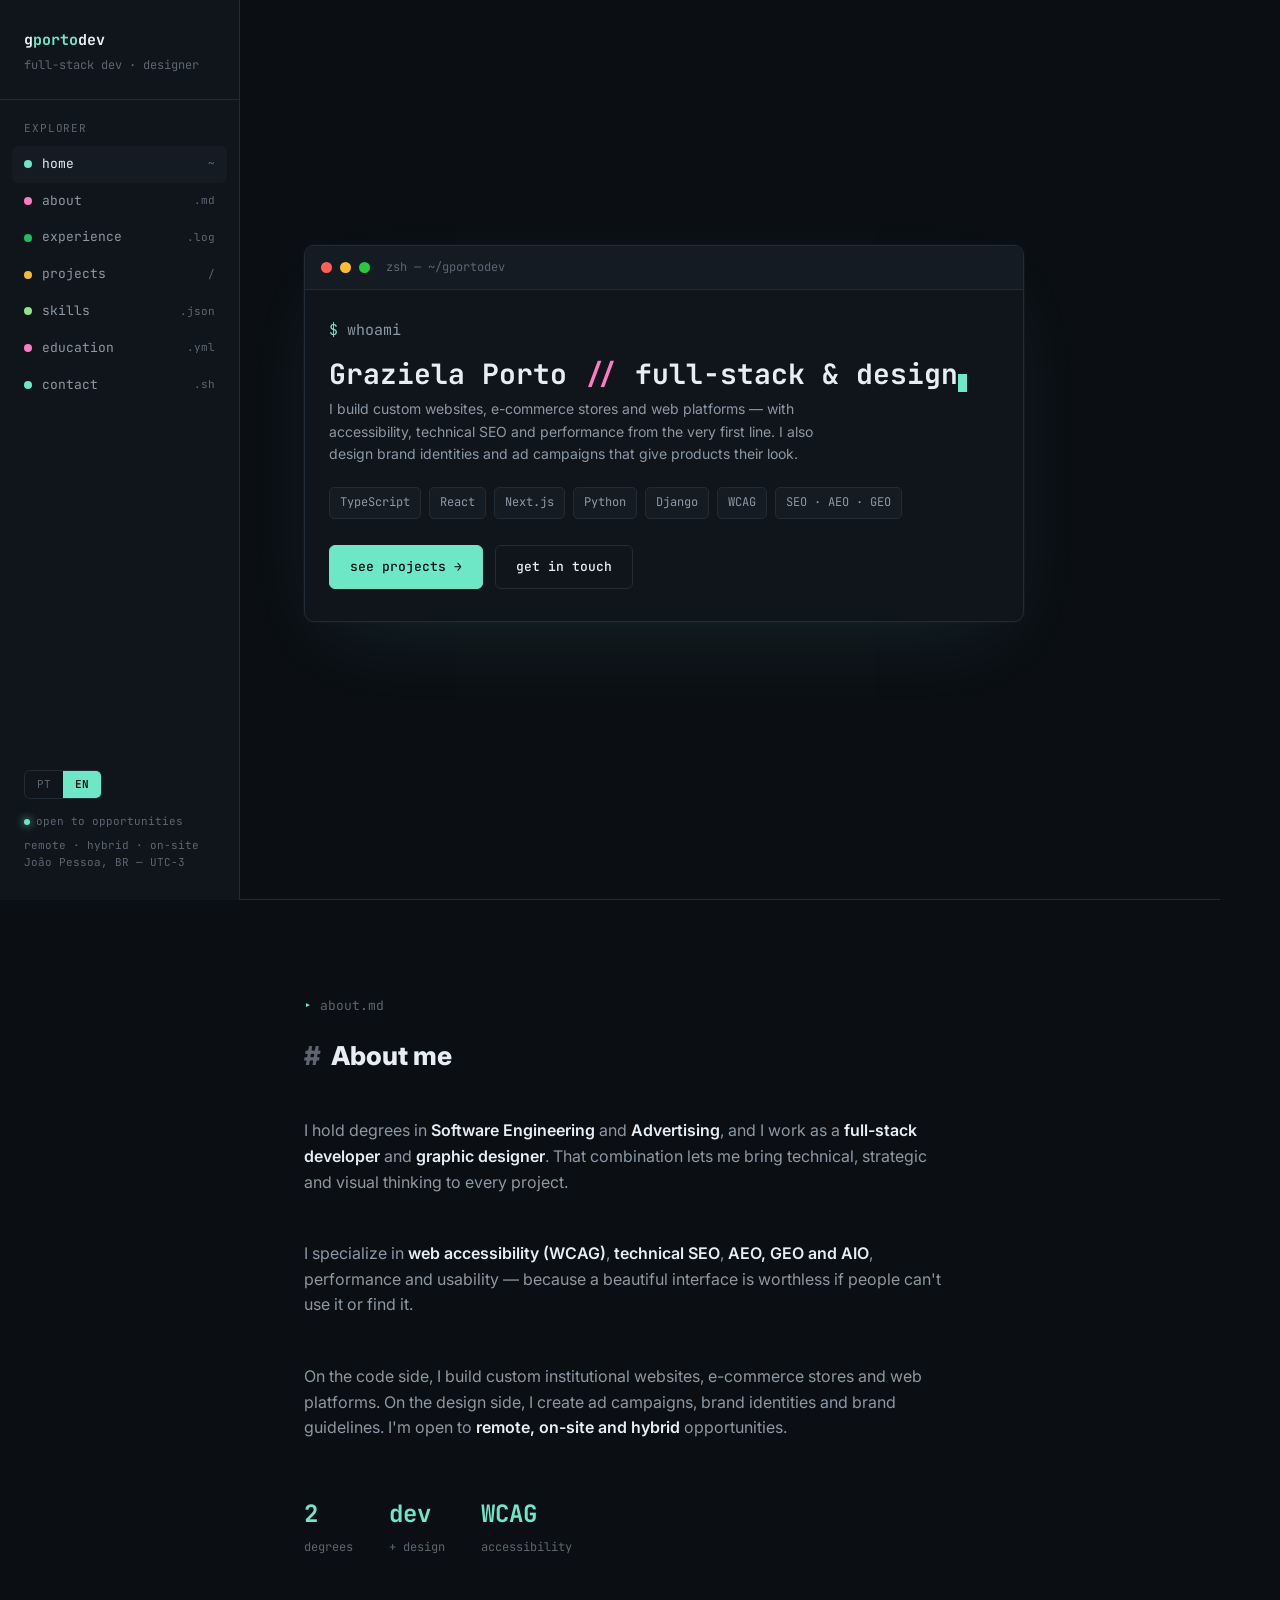
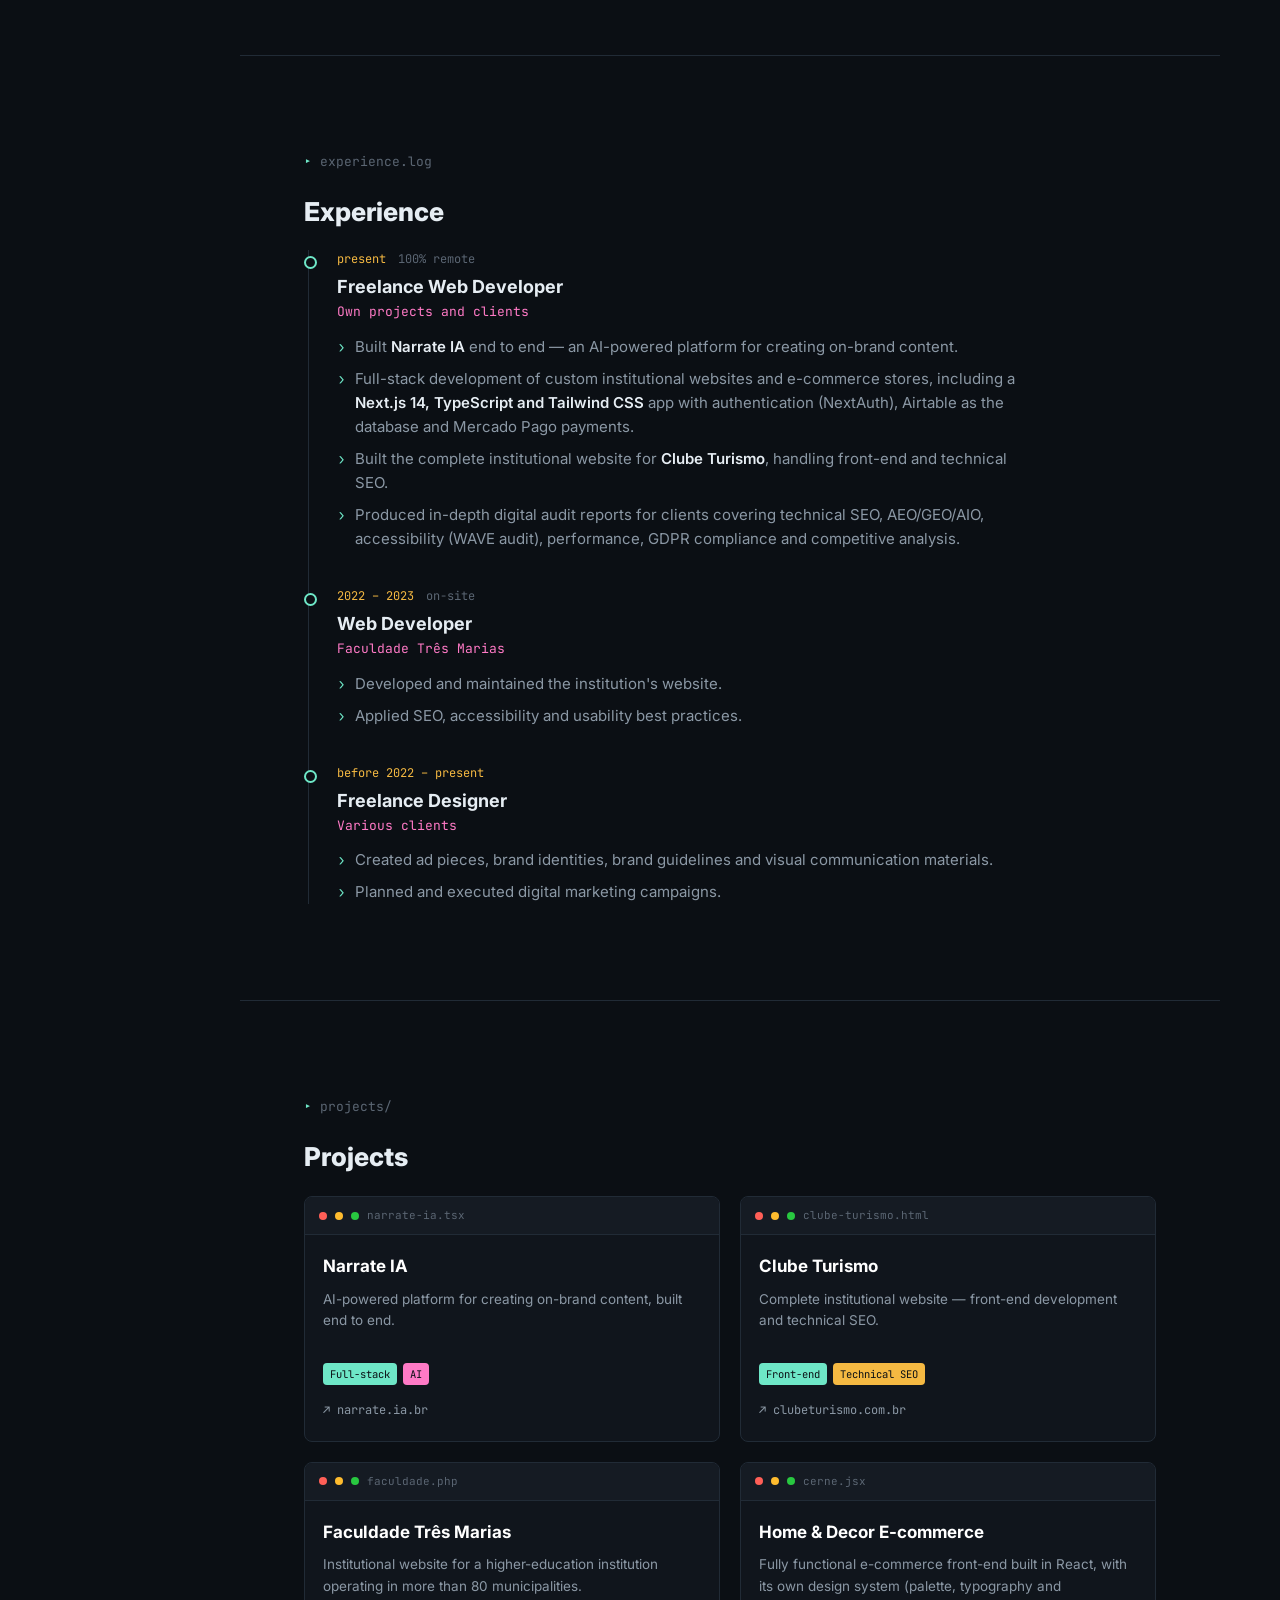
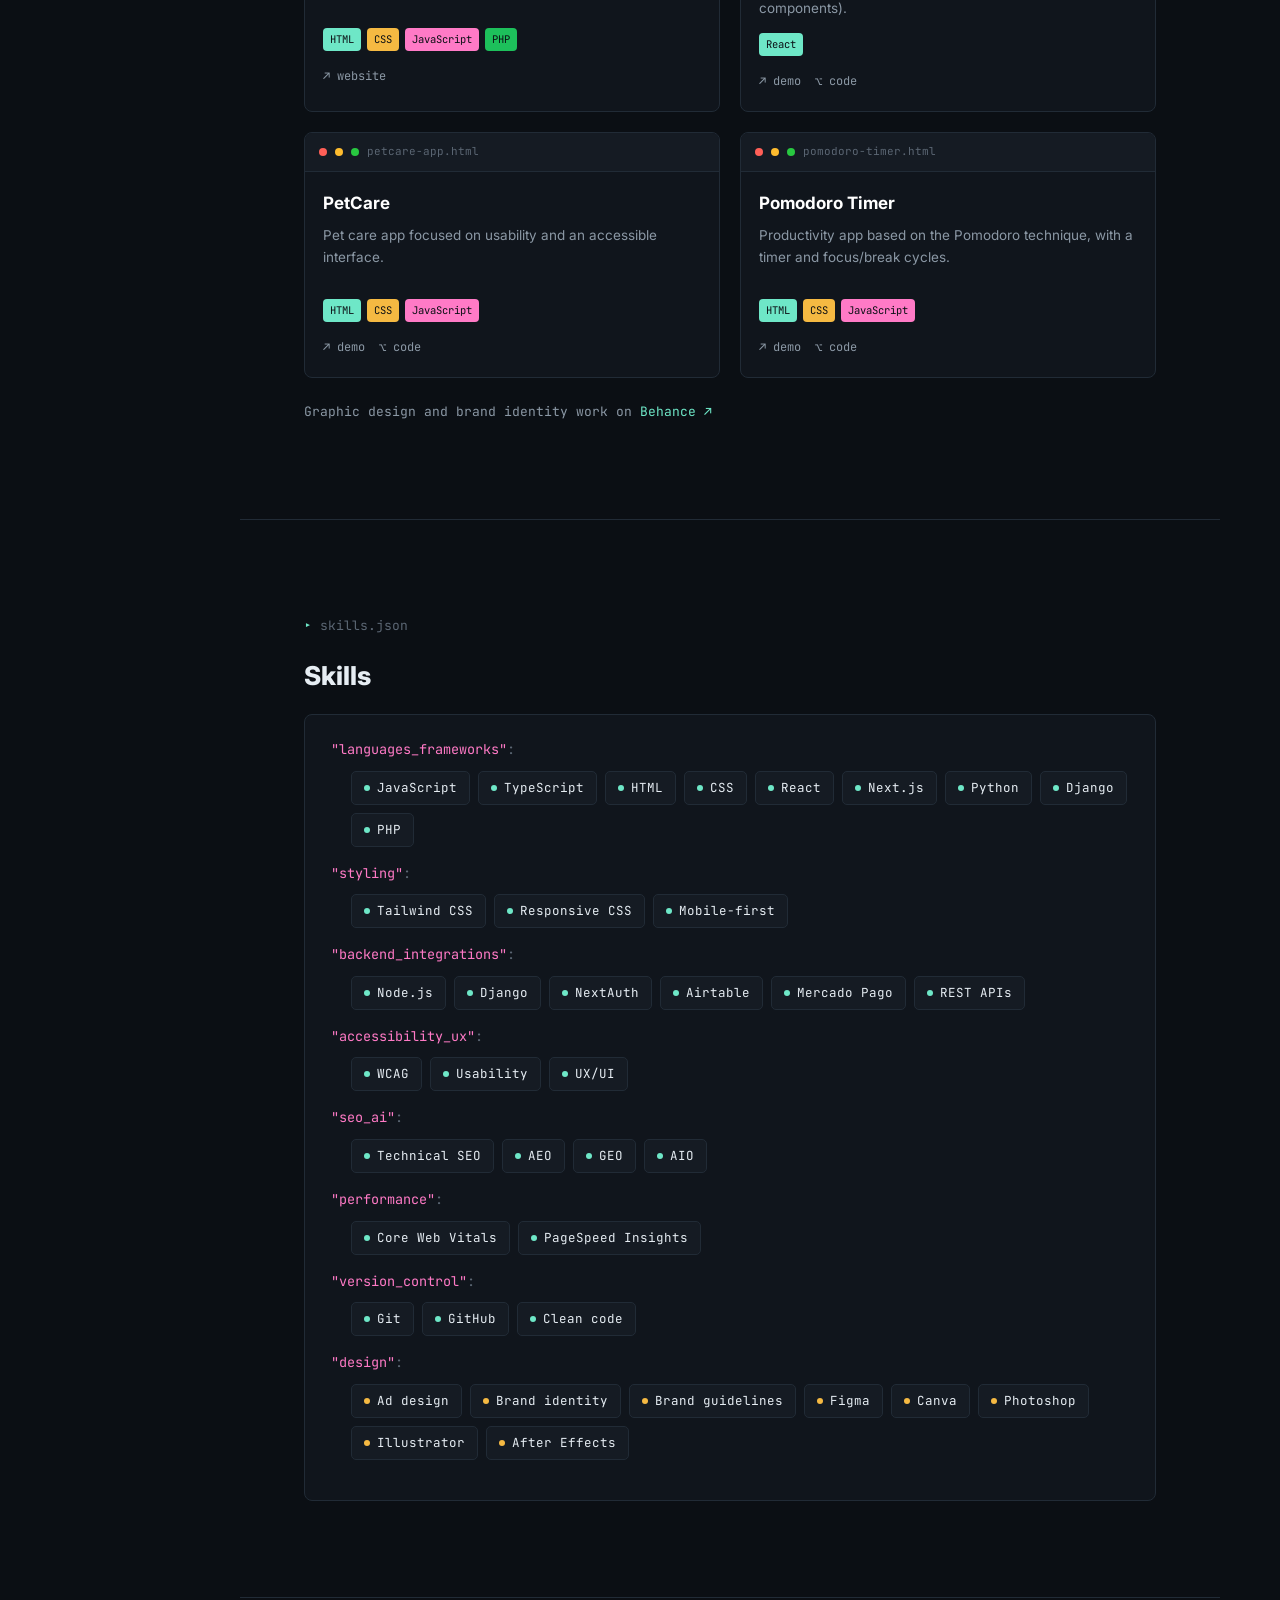
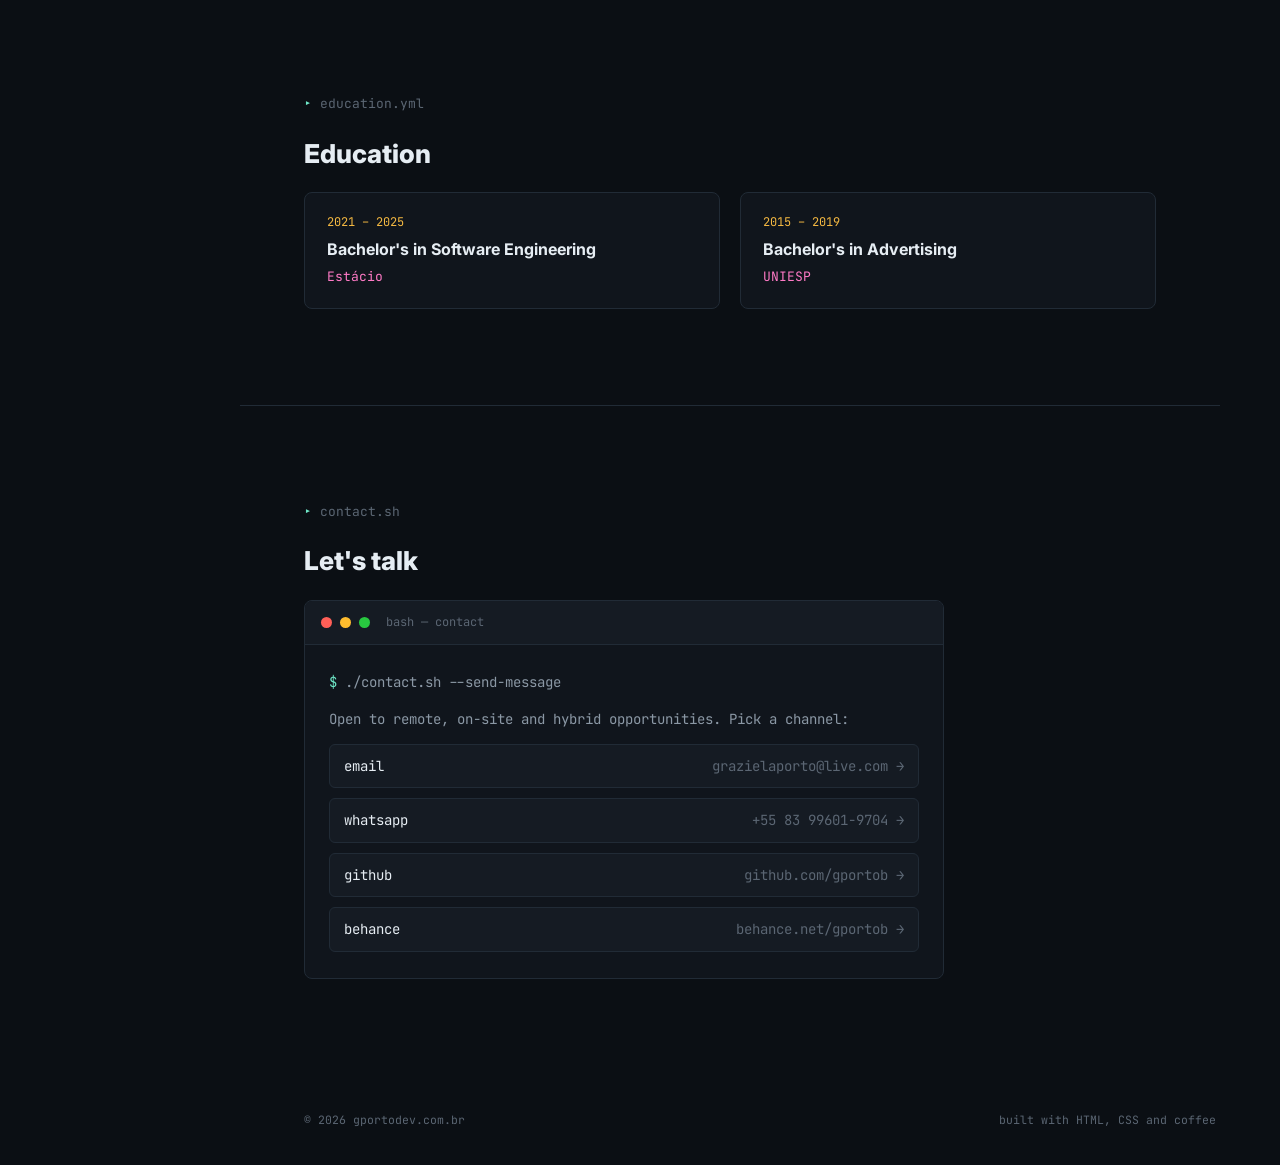
<file: en.html>
<!DOCTYPE html>
<html lang="en">
<head>
<meta charset="UTF-8">
<meta name="viewport" content="width=device-width, initial-scale=1.0">
<title>Graziela Porto — Full-Stack Developer and Graphic Designer</title>
<meta name="description" content="Portfolio of Graziela Porto, full-stack developer and graphic designer based in João Pessoa, Brazil. Custom websites, e-commerce and web platforms built with accessibility, SEO and performance in mind.">
<link rel="canonical" href="https://gportodev.com.br/en.html">
<link rel="alternate" hreflang="pt-BR" href="https://gportodev.com.br/">
<link rel="alternate" hreflang="en" href="https://gportodev.com.br/en.html">
<link rel="alternate" hreflang="x-default" href="https://gportodev.com.br/">
<meta property="og:type" content="website">
<meta property="og:title" content="Graziela Porto — Full-Stack Developer and Graphic Designer">
<meta property="og:description" content="Custom websites, e-commerce and web platforms with accessibility, technical SEO and performance.">
<meta property="og:url" content="https://gportodev.com.br/en.html">
<meta property="og:image" content="https://gportodev.com.br/img/logo-512.png">
<meta property="og:locale" content="en_US">
<meta property="og:locale:alternate" content="pt_BR">
<link rel="icon" type="image/svg+xml" href="img/logo.svg">
<link rel="icon" type="image/png" sizes="32x32" href="img/favicon-32.png">
<link rel="icon" type="image/png" sizes="16x16" href="img/favicon-16.png">
<link rel="apple-touch-icon" sizes="180x180" href="img/apple-touch-icon.png">
<link rel="shortcut icon" href="img/favicon.ico">
<link rel="preconnect" href="https://fonts.googleapis.com">
<link rel="preconnect" href="https://fonts.gstatic.com" crossorigin>
<link href="https://fonts.googleapis.com/css2?family=JetBrains+Mono:wght@400;500;700;800&family=Inter:wght@400;500;600;700&display=swap" rel="stylesheet">
<link rel="stylesheet" href="style.css">
<script type="application/ld+json">
{
  "@context": "https://schema.org",
  "@type": "Person",
  "name": "Graziela Porto",
  "jobTitle": "Full-Stack Developer and Graphic Designer",
  "url": "https://gportodev.com.br/en.html",
  "email": "mailto:grazielaporto@live.com",
  "address": { "@type": "PostalAddress", "addressLocality": "João Pessoa", "addressRegion": "PB", "addressCountry": "BR" },
  "alumniOf": [
    { "@type": "CollegeOrUniversity", "name": "Estácio" },
    { "@type": "CollegeOrUniversity", "name": "UNIESP" }
  ],
  "knowsAbout": ["Full-stack development", "React", "Next.js", "TypeScript", "Python", "Django", "Web accessibility (WCAG)", "Technical SEO", "AEO", "GEO", "AIO", "Core Web Vitals", "Graphic design", "Brand identity"],
  "sameAs": ["https://github.com/gportob", "https://www.behance.net/gportob"]
}
</script>
</head>
<body>

<div class="topbar">
  <div class="brand-name">g<span>porto</span>dev</div>
  <div class="topbar-actions">
    <a href="index.html" class="lang-switch" hreflang="pt-BR" lang="pt-BR" aria-label="Mudar para português">PT</a>
    <button class="menu-btn" id="menuBtn" aria-expanded="false" aria-controls="mobileNav">menu</button>
  </div>
</div>
<nav class="mobile-nav" id="mobileNav" aria-label="Main navigation">
  <a href="#about">about.md</a>
  <a href="#experience">experience.log</a>
  <a href="#projects">projects/</a>
  <a href="#skills">skills.json</a>
  <a href="#education">education.yml</a>
  <a href="#contact">contact.sh</a>
</nav>

<div class="shell">
  <aside class="sidebar">
    <div>
      <div class="brand">
        <div class="brand-name">g<span>porto</span>dev</div>
        <div class="brand-role">full-stack dev · designer</div>
      </div>
      <div class="explorer-label">explorer</div>
      <nav aria-label="Sections">
        <ul class="nav-files">
          <li><a href="#hero"><span class="dot" style="background:var(--cyan)"></span>home<span class="ext">~</span></a></li>
          <li><a href="#about"><span class="dot" style="background:var(--pink)"></span>about<span class="ext">.md</span></a></li>
          <li><a href="#experience"><span class="dot" style="background:var(--verde)"></span>experience<span class="ext">.log</span></a></li>
          <li><a href="#projects"><span class="dot" style="background:var(--amber)"></span>projects<span class="ext">/</span></a></li>
          <li><a href="#skills"><span class="dot" style="background:#8FE388"></span>skills<span class="ext">.json</span></a></li>
          <li><a href="#education"><span class="dot" style="background:var(--pink)"></span>education<span class="ext">.yml</span></a></li>
          <li><a href="#contact"><span class="dot" style="background:var(--cyan)"></span>contact<span class="ext">.sh</span></a></li>
        </ul>
      </nav>
    </div>
    <div class="sidebar-footer">
      <div class="lang-toggle" role="group" aria-label="Language">
        <a href="index.html" class="lang-opt" hreflang="pt-BR" lang="pt-BR" aria-label="Mudar para português">PT</a>
        <span class="lang-opt active" aria-current="true">EN</span>
      </div>
      <div class="sidebar-status"><span class="status-pulse"></span> open to opportunities</div>
      <div>remote · hybrid · on-site</div>
      <div>João Pessoa, BR — UTC-3</div>
    </div>
  </aside>

  <main>
    <section id="hero">
      <div class="terminal">
        <div class="terminal-bar">
          <span class="tdot r"></span><span class="tdot y"></span><span class="tdot g"></span>
          <span class="terminal-title">zsh — ~/gportodev</span>
        </div>
        <div class="terminal-body">
          <div class="line"><span class="prompt">$</span> whoami</div>
          <h1 class="out">Graziela Porto <span class="hl">//</span> full-stack &amp; design<span class="cursor" aria-hidden="true"></span></h1>
          <p class="desc">I build custom websites, e-commerce stores and web platforms — with accessibility, technical SEO and performance from the very first line. I also design brand identities and ad campaigns that give products their look.</p>
          <div class="chip-row">
            <span class="chip">TypeScript</span>
            <span class="chip">React</span>
            <span class="chip">Next.js</span>
            <span class="chip">Python</span>
            <span class="chip">Django</span>
            <span class="chip">WCAG</span>
            <span class="chip">SEO · AEO · GEO</span>
          </div>
          <div class="hero-ctas">
            <a href="#projects" class="btn btn-primary">see projects →</a>
            <a href="#contact" class="btn btn-ghost">get in touch</a>
          </div>
        </div>
      </div>
    </section>

    <section id="about">
      <div class="file-tag">about.md</div>
      <div class="about-grid">
        <h2 class="md-h1"><span class="h-hash">#</span>About me</h2>
        <p class="md-body">
          I hold degrees in <strong>Software Engineering</strong> and <strong>Advertising</strong>, and I work as a <strong>full-stack developer</strong> and <strong>graphic designer</strong>. That combination lets me bring technical, strategic and visual thinking to every project.
        </p>
        <p class="md-body">
          I specialize in <strong>web accessibility (WCAG)</strong>, <strong>technical SEO</strong>, <strong>AEO, GEO and AIO</strong>, performance and usability — because a beautiful interface is worthless if people can't use it or find it.
        </p>
        <p class="md-body">
          On the code side, I build custom institutional websites, e-commerce stores and web platforms. On the design side, I create ad campaigns, brand identities and brand guidelines. I'm open to <strong>remote, on-site and hybrid</strong> opportunities.
        </p>
        <div class="stat-row">
          <div class="stat"><b>2</b><span>degrees</span></div>
          <div class="stat"><b>dev</b><span>+ design</span></div>
          <div class="stat"><b>WCAG</b><span>accessibility</span></div>
        </div>
      </div>
    </section>

    <section id="experience">
      <div class="file-tag">experience.log</div>
      <h2 class="md-h1">Experience</h2>
      <ol class="timeline">
        <li class="tl-item">
          <div class="tl-meta"><span class="tl-date">present</span><span class="tl-mode">100% remote</span></div>
          <h3 class="tl-role">Freelance Web Developer</h3>
          <div class="tl-org">Own projects and clients</div>
          <ul class="tl-list">
            <li>Built <strong>Narrate IA</strong> end to end — an AI-powered platform for creating on-brand content.</li>
            <li>Full-stack development of custom institutional websites and e-commerce stores, including a <strong>Next.js 14, TypeScript and Tailwind CSS</strong> app with authentication (NextAuth), Airtable as the database and Mercado Pago payments.</li>
            <li>Built the complete institutional website for <strong>Clube Turismo</strong>, handling front-end and technical SEO.</li>
            <li>Produced in-depth digital audit reports for clients covering technical SEO, AEO/GEO/AIO, accessibility (WAVE audit), performance, GDPR compliance and competitive analysis.</li>
          </ul>
        </li>
        <li class="tl-item">
          <div class="tl-meta"><span class="tl-date">2022 – 2023</span><span class="tl-mode">on-site</span></div>
          <h3 class="tl-role">Web Developer</h3>
          <div class="tl-org">Faculdade Três Marias</div>
          <ul class="tl-list">
            <li>Developed and maintained the institution's website.</li>
            <li>Applied SEO, accessibility and usability best practices.</li>
          </ul>
        </li>
        <li class="tl-item">
          <div class="tl-meta"><span class="tl-date">before 2022 – present</span></div>
          <h3 class="tl-role">Freelance Designer</h3>
          <div class="tl-org">Various clients</div>
          <ul class="tl-list">
            <li>Created ad pieces, brand identities, brand guidelines and visual communication materials.</li>
            <li>Planned and executed digital marketing campaigns.</li>
          </ul>
        </li>
      </ol>
    </section>

    <section id="projects">
      <div class="file-tag">projects/</div>
      <h2 class="md-h1">Projects</h2>
      <div class="proj-grid">

        <article class="card">
          <div class="card-head"><span class="tdot r"></span><span class="tdot y"></span><span class="tdot g"></span> narrate-ia.tsx</div>
          <div class="card-body">
            <h3 class="card-title">Narrate IA</h3>
            <p class="card-desc">AI-powered platform for creating on-brand content, built end to end.</p>
            <div class="card-tags"><span class="tag-react">Full-stack</span><span class="tag-ts">AI</span></div>
            <div class="card-links"><a href="https://narrate.ia.br" target="_blank" rel="noopener">↗ narrate.ia.br</a></div>
          </div>
        </article>

        <article class="card">
          <div class="card-head"><span class="tdot r"></span><span class="tdot y"></span><span class="tdot g"></span> clube-turismo.html</div>
          <div class="card-body">
            <h3 class="card-title">Clube Turismo</h3>
            <p class="card-desc">Complete institutional website — front-end development and technical SEO.</p>
            <div class="card-tags"><span class="tag-react">Front-end</span><span class="tag-css">Technical SEO</span></div>
            <div class="card-links"><a href="https://clubeturismo.com.br" target="_blank" rel="noopener">↗ clubeturismo.com.br</a></div>
          </div>
        </article>

        <article class="card">
          <div class="card-head"><span class="tdot r"></span><span class="tdot y"></span><span class="tdot g"></span> faculdade.php</div>
          <div class="card-body">
            <h3 class="card-title">Faculdade Três Marias</h3>
            <p class="card-desc">Institutional website for a higher-education institution operating in more than 80 municipalities.</p>
            <div class="card-tags"><span class="tag-react">HTML</span><span class="tag-css">CSS</span><span class="tag-ts">JavaScript</span><span class="tag-php">PHP</span></div>
            <div class="card-links"><a href="https://www.faculdadetresmarias.edu.br" target="_blank" rel="noopener">↗ website</a></div>
          </div>
        </article>

        <article class="card">
          <div class="card-head"><span class="tdot r"></span><span class="tdot y"></span><span class="tdot g"></span> cerne.jsx</div>
          <div class="card-body">
            <h3 class="card-title">Home &amp; Decor E-commerce</h3>
            <p class="card-desc">Fully functional e-commerce front-end built in React, with its own design system (palette, typography and components).</p>
            <div class="card-tags"><span class="tag-react">React</span></div>
            <div class="card-links"><a href="https://cerne-ebon.vercel.app/" target="_blank" rel="noopener">↗ demo</a><a href="https://github.com/gportob/cerne" target="_blank" rel="noopener">⌥ code</a></div>
          </div>
        </article>

        <article class="card">
          <div class="card-head"><span class="tdot r"></span><span class="tdot y"></span><span class="tdot g"></span> petcare-app.html</div>
          <div class="card-body">
            <h3 class="card-title">PetCare</h3>
            <p class="card-desc">Pet care app focused on usability and an accessible interface.</p>
            <div class="card-tags"><span class="tag-react">HTML</span><span class="tag-css">CSS</span><span class="tag-ts">JavaScript</span></div>
            <div class="card-links"><a href="https://petcare-gamma-roan.vercel.app/" target="_blank" rel="noopener">↗ demo</a><a href="https://github.com/gportob/petcare" target="_blank" rel="noopener">⌥ code</a></div>
          </div>
        </article>

        <article class="card">
          <div class="card-head"><span class="tdot r"></span><span class="tdot y"></span><span class="tdot g"></span> pomodoro-timer.html</div>
          <div class="card-body">
            <h3 class="card-title">Pomodoro Timer</h3>
            <p class="card-desc">Productivity app based on the Pomodoro technique, with a timer and focus/break cycles.</p>
            <div class="card-tags"><span class="tag-react">HTML</span><span class="tag-css">CSS</span><span class="tag-ts">JavaScript</span></div>
            <div class="card-links"><a href="https://pomodoro-one-flax.vercel.app/" target="_blank" rel="noopener">↗ demo</a><a href="https://github.com/gportob/pomodoro" target="_blank" rel="noopener">⌥ code</a></div>
          </div>
        </article>

      </div>
      <p class="proj-more">Graphic design and brand identity work on <a href="https://www.behance.net/gportob" target="_blank" rel="noopener">Behance ↗</a></p>
    </section>

    <section id="skills">
      <div class="file-tag">skills.json</div>
      <h2 class="md-h1">Skills</h2>
      <div class="skills-json">
        <div class="skill-group"><span class="j-key">"languages_frameworks"</span><span class="j-punc">:</span></div>
        <div class="skill-badges">
          <span class="badge"><span class="lvl lvl-hi"></span>JavaScript</span>
          <span class="badge"><span class="lvl lvl-hi"></span>TypeScript</span>
          <span class="badge"><span class="lvl lvl-hi"></span>HTML</span>
          <span class="badge"><span class="lvl lvl-hi"></span>CSS</span>
          <span class="badge"><span class="lvl lvl-hi"></span>React</span>
          <span class="badge"><span class="lvl lvl-hi"></span>Next.js</span>
          <span class="badge"><span class="lvl lvl-hi"></span>Python</span>
          <span class="badge"><span class="lvl lvl-hi"></span>Django</span>
          <span class="badge"><span class="lvl lvl-hi"></span>PHP</span>
        </div>
        <div class="skill-group"><span class="j-key">"styling"</span><span class="j-punc">:</span></div>
        <div class="skill-badges">
          <span class="badge"><span class="lvl lvl-hi"></span>Tailwind CSS</span>
          <span class="badge"><span class="lvl lvl-hi"></span>Responsive CSS</span>
          <span class="badge"><span class="lvl lvl-hi"></span>Mobile-first</span>
        </div>
        <div class="skill-group"><span class="j-key">"backend_integrations"</span><span class="j-punc">:</span></div>
        <div class="skill-badges">
          <span class="badge"><span class="lvl lvl-hi"></span>Node.js</span>
          <span class="badge"><span class="lvl lvl-hi"></span>Django</span>
          <span class="badge"><span class="lvl lvl-hi"></span>NextAuth</span>
          <span class="badge"><span class="lvl lvl-hi"></span>Airtable</span>
          <span class="badge"><span class="lvl lvl-hi"></span>Mercado Pago</span>
          <span class="badge"><span class="lvl lvl-hi"></span>REST APIs</span>
        </div>
        <div class="skill-group"><span class="j-key">"accessibility_ux"</span><span class="j-punc">:</span></div>
        <div class="skill-badges">
          <span class="badge"><span class="lvl lvl-hi"></span>WCAG</span>
          <span class="badge"><span class="lvl lvl-hi"></span>Usability</span>
          <span class="badge"><span class="lvl lvl-hi"></span>UX/UI</span>
        </div>
        <div class="skill-group"><span class="j-key">"seo_ai"</span><span class="j-punc">:</span></div>
        <div class="skill-badges">
          <span class="badge"><span class="lvl lvl-hi"></span>Technical SEO</span>
          <span class="badge"><span class="lvl lvl-hi"></span>AEO</span>
          <span class="badge"><span class="lvl lvl-hi"></span>GEO</span>
          <span class="badge"><span class="lvl lvl-hi"></span>AIO</span>
        </div>
        <div class="skill-group"><span class="j-key">"performance"</span><span class="j-punc">:</span></div>
        <div class="skill-badges">
          <span class="badge"><span class="lvl lvl-hi"></span>Core Web Vitals</span>
          <span class="badge"><span class="lvl lvl-hi"></span>PageSpeed Insights</span>
        </div>
        <div class="skill-group"><span class="j-key">"version_control"</span><span class="j-punc">:</span></div>
        <div class="skill-badges">
          <span class="badge"><span class="lvl lvl-hi"></span>Git</span>
          <span class="badge"><span class="lvl lvl-hi"></span>GitHub</span>
          <span class="badge"><span class="lvl lvl-hi"></span>Clean code</span>
        </div>
        <div class="skill-group"><span class="j-key">"design"</span><span class="j-punc">:</span></div>
        <div class="skill-badges">
          <span class="badge"><span class="lvl lvl-mid"></span>Ad design</span>
          <span class="badge"><span class="lvl lvl-mid"></span>Brand identity</span>
          <span class="badge"><span class="lvl lvl-mid"></span>Brand guidelines</span>
          <span class="badge"><span class="lvl lvl-mid"></span>Figma</span>
          <span class="badge"><span class="lvl lvl-mid"></span>Canva</span>
          <span class="badge"><span class="lvl lvl-mid"></span>Photoshop</span>
          <span class="badge"><span class="lvl lvl-mid"></span>Illustrator</span>
          <span class="badge"><span class="lvl lvl-mid"></span>After Effects</span>
        </div>
      </div>
    </section>

    <section id="education">
      <div class="file-tag">education.yml</div>
      <h2 class="md-h1">Education</h2>
      <div class="edu-grid">
        <div class="edu-card">
          <span class="edu-years">2021 – 2025</span>
          <h3 class="edu-title">Bachelor's in Software Engineering</h3>
          <span class="edu-school">Estácio</span>
        </div>
        <div class="edu-card">
          <span class="edu-years">2015 – 2019</span>
          <h3 class="edu-title">Bachelor's in Advertising</h3>
          <span class="edu-school">UNIESP</span>
        </div>
      </div>
    </section>

    <section id="contact">
      <div class="file-tag">contact.sh</div>
      <h2 class="md-h1">Let's talk</h2>
      <div class="contact-term">
        <div class="terminal-bar">
          <span class="tdot r"></span><span class="tdot y"></span><span class="tdot g"></span>
          <span class="terminal-title">bash — contact</span>
        </div>
        <div class="contact-body">
          <div class="line"><span class="prompt">$</span> ./contact.sh --send-message</div>
          <div class="line">Open to remote, on-site and hybrid opportunities. Pick a channel:</div>
          <div class="contact-links">
            <a href="mailto:grazielaporto@live.com">email <span class="arrow">grazielaporto@live.com →</span></a>
            <a href="https://wa.me/5583996019704" target="_blank" rel="noopener">whatsapp <span class="arrow">+55 83 99601-9704 →</span></a>
            <a href="https://github.com/gportob" target="_blank" rel="noopener">github <span class="arrow">github.com/gportob →</span></a>
            <a href="https://www.behance.net/gportob" target="_blank" rel="noopener">behance <span class="arrow">behance.net/gportob →</span></a>
          </div>
        </div>
      </div>
    </section>

    <footer>
      <span>© 2026 gportodev.com.br</span>
      <span>built with HTML, CSS and coffee</span>
    </footer>
  </main>
</div>

<script>
  // Mobile nav toggle
  const menuBtn = document.getElementById('menuBtn');
  const mobileNav = document.getElementById('mobileNav');
  menuBtn.addEventListener('click', () => {
    const isOpen = mobileNav.classList.toggle('open');
    menuBtn.setAttribute('aria-expanded', isOpen);
  });
  mobileNav.querySelectorAll('a').forEach(a => {
    a.addEventListener('click', () => {
      mobileNav.classList.remove('open');
      menuBtn.setAttribute('aria-expanded', 'false');
    });
  });

  // Active section highlight in sidebar
  const navLinks = document.querySelectorAll('.nav-files a');
  const sections = document.querySelectorAll('main section');
  const map = {};
  navLinks.forEach(l => map[l.getAttribute('href').slice(1)] = l);

  const observer = new IntersectionObserver((entries) => {
    entries.forEach(entry => {
      const link = map[entry.target.id];
      if (!link) return;
      if (entry.isIntersecting) {
        navLinks.forEach(l => l.classList.remove('active'));
        link.classList.add('active');
      }
    });
  }, { rootMargin: '-40% 0px -50% 0px' });

  sections.forEach(s => observer.observe(s));
</script>

</body>
</html>
</file>
<file: style.css>
:root{
    --bg: #0B0F14;
    --bg-elev: #10151C;
    --bg-elev-2: #151B23;
    --border: #212B36;
    --text: #E6EDF3;
    --text-muted: #8B98A5;
    --text-dim: #5B6673;
    --cyan: #6EE7C7;
    --pink: #FF7AC6;
    --verde: rgb(29, 192, 91);
    --amber: #F5B942;
    --mono: 'JetBrains Mono', monospace;
    --sans: 'Inter', sans-serif;
    --radius: 6px;
  }
  *{margin:0;padding:0;box-sizing:border-box;}
  html{scroll-behavior:smooth;}
  body{
    background:var(--bg);
    color:var(--text);
    font-family:var(--sans);
    line-height:1.6;
    overflow-x:hidden;
  }
  ::selection{background:var(--cyan);color:#04120D;}
  a{color:inherit;text-decoration:none;}
  ul{list-style:none;}

  /* focus visibility */
  a:focus-visible, button:focus-visible{
    outline:2px solid var(--cyan);
    outline-offset:3px;
  }

  @media (prefers-reduced-motion: reduce){
    *{animation-duration:0.001ms !important; transition-duration:0.001ms !important;}
  }

  /* ---------- layout shell ---------- */
  .shell{
    display:grid;
    grid-template-columns:240px 1fr;
    min-height:100vh;
  }

  /* ---------- sidebar (desktop) ---------- */
  .sidebar{
    background:var(--bg-elev);
    border-right:1px solid var(--border);
    position:sticky;
    top:0;
    height:100vh;
    padding:28px 0;
    display:flex;
    flex-direction:column;
    justify-content:space-between;
  }
  .brand{
    padding:0 24px 24px;
    border-bottom:1px solid var(--border);
    margin-bottom:20px;
  }
  .brand-name{
    font-family:var(--mono);
    font-weight:700;
    font-size:15px;
    color:var(--text);
  }
  .brand-name span{color:var(--cyan);}
  .brand-role{
    font-size:12px;
    color:var(--text-dim);
    margin-top:4px;
    font-family:var(--mono);
  }
  .explorer-label{
    font-size:11px;
    letter-spacing:.08em;
    color:var(--text-dim);
    text-transform:uppercase;
    padding:0 24px;
    margin-bottom:8px;
    font-family:var(--mono);
  }
  .nav-files{padding:0 12px;}
  .nav-files li a{
    display:flex;
    align-items:center;
    gap:10px;
    padding:8px 12px;
    border-radius:var(--radius);
    font-family:var(--mono);
    font-size:13px;
    color:var(--text-muted);
    transition:background .15s ease, color .15s ease;
  }
  .nav-files li a:hover, .nav-files li a.active{
    background:var(--bg-elev-2);
    color:var(--text);
  }
  .nav-files li a .dot{
    width:8px;height:8px;border-radius:50%;flex-shrink:0;
  }
  .nav-files li a .ext{color:var(--text-dim); margin-left:auto; font-size:11px;}

  .sidebar-footer{
    padding:0 24px;
    font-family:var(--mono);
    font-size:11px;
    color:var(--text-dim);
  }
  .sidebar-status{
    display:flex;align-items:center;gap:6px;margin-bottom:6px;
  }
  .status-pulse{
    width:6px;height:6px;border-radius:50%;background:var(--cyan);
    box-shadow:0 0 8px var(--cyan);
  }

  /* ---------- mobile top bar ---------- */
  .topbar{
    display:none;
    position:sticky;top:0;z-index:50;
    background:var(--bg-elev);
    border-bottom:1px solid var(--border);
    padding:14px 20px;
    align-items:center;
    justify-content:space-between;
  }
  .topbar .brand-name{font-size:16px;}
  .menu-btn{
    background:none;border:1px solid var(--border);color:var(--text);
    padding:6px 10px;border-radius:var(--radius);font-family:var(--mono);font-size:14px;
    cursor:pointer;
  }
  .topbar-actions{display:flex;align-items:center;gap:8px;}
  .lang-switch{
    border:1px solid var(--border);color:var(--cyan);
    padding:6px 10px;border-radius:var(--radius);font-family:var(--mono);font-size:14px;
    transition:border-color .15s ease;
  }
  .lang-switch:hover{border-color:var(--cyan);}

  /* language toggle (sidebar) */
  .lang-toggle{
    display:inline-flex;margin-bottom:14px;
    border:1px solid var(--border);border-radius:var(--radius);overflow:hidden;
  }
  .lang-opt{padding:5px 12px;font-size:11px;color:var(--text-dim);transition:color .15s ease, background .15s ease;}
  a.lang-opt:hover{color:var(--text);background:var(--bg-elev-2);}
  .lang-opt.active{background:var(--cyan);color:#04120D;font-weight:700;}

  .mobile-nav{
    display:none;
    background:var(--bg-elev);
    border-bottom:1px solid var(--border);
    padding:8px 12px 16px;
  }
  .mobile-nav.open{display:block;}
  .mobile-nav a{
    display:block;padding:10px 12px;font-family:var(--mono);font-size:15px;color:var(--text-muted);
  }

  /* ---------- main content ---------- */
  main{min-width:0;}
  section{
    padding:96px 64px;
    border-bottom:1px solid var(--border);
    max-width:980px;
  }
  .file-tag{
    font-family:var(--mono);
    font-size:13px;
    color:var(--text-dim);
    margin-bottom:18px;
    display:flex;
    align-items:center;
    gap:8px;
  }
  .file-tag::before{content:'▸';color:var(--cyan);}

  /* ---------- hero / terminal ---------- */
  #hero{
    padding-top:64px;
    border-bottom:1px solid var(--border);
    display:flex;
    flex-direction:column;
    justify-content:center;
    min-height:100vh;
  }
  .terminal{
    background:var(--bg-elev);
    border:1px solid var(--border);
    border-radius:10px;
    max-width:720px;
    box-shadow:0 30px 80px -30px rgba(110,231,199,0.12), 0 0 0 1px rgba(255,255,255,0.02);
    overflow:hidden;
  }
  .terminal-bar{
    display:flex;align-items:center;gap:8px;
    padding:12px 16px;
    background:var(--bg-elev-2);
    border-bottom:1px solid var(--border);
  }
  .tdot{width:11px;height:11px;border-radius:50%;}
  .tdot.r{background:#FF5F57;}
  .tdot.y{background:#FEBC2E;}
  .tdot.g{background:#28C840;}
  .terminal-title{
    margin-left:8px;font-family:var(--mono);font-size:12px;color:var(--text-dim);
  }
  .terminal-body{
    padding:28px 24px 32px;
    font-family:var(--mono);
    font-size:15px;
  }
  .terminal-body .line{margin-bottom:6px;color:var(--text-muted);}
  .terminal-body .prompt{color:var(--cyan);}
  .terminal-body .out{
    color:var(--text);
    font-size:28px;
    font-weight:700;
    margin:14px 0 6px;
    line-height:1.3;
  }
  .terminal-body .out .hl{color:var(--pink);}
  .terminal-body .desc{
    color:var(--text-muted);
    font-size:14px;
    font-family:var(--sans);
    max-width:520px;
    margin-bottom:22px;
  }
  .cursor{
    display:inline-block;width:9px;height:18px;background:var(--cyan);
    animation:blink 1s step-end infinite;vertical-align:text-bottom;
  }
  @keyframes blink{50%{opacity:0;}}

  .chip-row{display:flex;flex-wrap:wrap;gap:8px;margin-bottom:26px;}
  .chip{
    font-family:var(--mono);font-size:12px;
    padding:5px 10px;border-radius:5px;
    background:var(--bg-elev-2);
    border:1px solid var(--border);
    color:var(--text-muted);
  }
  .hero-ctas{display:flex;gap:12px;flex-wrap:wrap;}
  .btn{
    font-family:var(--mono);font-size:13px;font-weight:500;
    padding:11px 20px;border-radius:var(--radius);
    border:1px solid var(--border);
    cursor:pointer;transition:transform .15s ease, border-color .15s ease, background .15s ease;
    display:inline-flex;align-items:center;gap:8px;
  }
  .btn-primary{background:var(--cyan);color:#04120D;border-color:var(--cyan);}
  .btn-primary:hover{transform:translateY(-2px);}
  .btn-ghost{color:var(--text);}
  .btn-ghost:hover{border-color:var(--text-dim);transform:translateY(-2px);}

  /* ---------- about ---------- */
  .about-grid{
    display:grid;grid-template-columns:1fr;gap:24px;
    font-family:var(--mono);
  }
  .md-h1{font-size:26px;font-weight:800;margin-bottom:18px;font-family:var(--sans);}
  .md-h1 .h-hash{color:var(--text-dim);margin-right:10px;}
  .md-body{
    font-family:var(--sans);
    color:var(--text-muted);
    font-size:16px;
    max-width:640px;
    margin-bottom:22px;
  }
  .md-body strong{color:var(--text);font-weight:600;}
  .stat-row{display:flex;gap:36px;flex-wrap:wrap;margin-top:8px;}
  .stat b{
    display:block;font-size:24px;color:var(--cyan);font-family:var(--mono);
  }
  .stat span{font-size:12px;color:var(--text-dim);}

  /* ---------- projects ---------- */
  .proj-grid{
    display:grid;grid-template-columns:repeat(auto-fill,minmax(280px,1fr));
    gap:20px;margin-top:8px;
  }
  .card{
    background:var(--bg-elev);
    border:1px solid var(--border);
    border-radius:8px;
    overflow:hidden;
    transition:border-color .15s ease, transform .15s ease;
  }
  .card:hover{border-color:var(--cyan);transform:translateY(-3px);}
  .card-head{
    display:flex;align-items:center;gap:8px;
    padding:10px 14px;
    background:var(--bg-elev-2);
    border-bottom:1px solid var(--border);
    font-family:var(--mono);font-size:11px;color:var(--text-dim);
  }
  .card-head .tdot{width:8px;height:8px;}
  .card-body{padding:18px 18px 20px;}
  .card-title{font-size:17px;font-weight:700;margin-bottom:8px;color:white;}
  .card-desc{font-size:13.5px;color:var(--text-muted);margin-bottom:14px;min-height:60px;}
  .card-tags{display:flex;flex-wrap:wrap;gap:6px;margin-bottom:16px;}
  .card-tags span{
    font-family:var(--mono);font-size:10.5px;
    padding:3px 7px;border-radius:4px;
    color:var(--bg);
  }
  .tag-react{background:var(--cyan);}
  .tag-ts{background:var(--pink);}
  .tag-php{background:var(--verde);}
  .tag-css{background:var(--amber);}
  .tag-node{background:#8FE388;}
  .card-links{display:flex;gap:14px;}
  .card-links a{
    font-family:var(--mono);font-size:12px;color:var(--text-muted);
    display:flex;align-items:center;gap:5px;
  }
  .card-links a:hover{color:var(--cyan);}

  .proj-more{
    margin-top:24px;font-family:var(--mono);font-size:13px;color:var(--text-muted);
  }
  .proj-more a{color:var(--cyan);}
  .proj-more a:hover{text-decoration:underline;}

  /* ---------- experience ---------- */
  .timeline{list-style:none;border-left:1px solid var(--border);margin-left:4px;}
  .tl-item{position:relative;padding:0 0 36px 28px;}
  .tl-item:last-child{padding-bottom:0;}
  .tl-item::before{
    content:'';position:absolute;left:-5px;top:6px;
    width:9px;height:9px;border-radius:50%;
    background:var(--bg);border:2px solid var(--cyan);
  }
  .tl-meta{
    display:flex;gap:12px;flex-wrap:wrap;
    font-family:var(--mono);font-size:12px;color:var(--text-dim);margin-bottom:4px;
  }
  .tl-date{color:var(--amber);}
  .tl-role{font-size:18px;font-weight:700;}
  .tl-org{font-family:var(--mono);font-size:13px;color:var(--pink);margin-bottom:12px;}
  .tl-list{display:flex;flex-direction:column;gap:8px;max-width:680px;}
  .tl-list li{
    position:relative;padding-left:18px;
    font-size:15px;color:var(--text-muted);
  }
  .tl-list li::before{content:'›';position:absolute;left:0;color:var(--cyan);font-family:var(--mono);}
  .tl-list strong{color:var(--text);font-weight:600;}

  /* ---------- education ---------- */
  .edu-grid{
    display:grid;grid-template-columns:repeat(auto-fill,minmax(280px,1fr));gap:20px;
  }
  .edu-card{
    background:var(--bg-elev);border:1px solid var(--border);border-radius:8px;
    padding:20px 22px;display:flex;flex-direction:column;gap:6px;
  }
  .edu-years{font-family:var(--mono);font-size:12px;color:var(--amber);}
  .edu-title{font-size:16px;font-weight:700;line-height:1.4;}
  .edu-school{font-family:var(--mono);font-size:13px;color:var(--pink);}

  /* ---------- skills ---------- */
  .skills-json{
    background:var(--bg-elev);
    border:1px solid var(--border);
    border-radius:8px;
    padding:24px 26px;
    font-family:var(--mono);
    font-size:13.5px;
    overflow-x:auto;
  }
  .j-key{color:var(--pink);}
  .j-punc{color:var(--text-dim);}
  .j-str{color:var(--amber);}
  .skill-group{margin-bottom:4px;}
  .skill-badges{display:flex;flex-wrap:wrap;gap:8px;margin:10px 0 16px 20px;}
  .badge{
    background:var(--bg-elev-2);
    border:1px solid var(--border);
    padding:6px 12px;border-radius:5px;
    font-size:12.5px;color:var(--text);
    display:flex;align-items:center;gap:7px;
  }
  .badge .lvl{
    width:6px;height:6px;border-radius:50%;
  }
  .lvl-hi{background:var(--cyan);}
  .lvl-mid{background:var(--amber);}

  /* ---------- contact ---------- */
  #contact{border-bottom:none;}
  .contact-term{
    background:var(--bg-elev);
    border:1px solid var(--border);
    border-radius:8px;
    max-width:640px;
    overflow:hidden;
  }
  .contact-body{padding:26px 24px;font-family:var(--mono);font-size:14px;}
  .contact-body .line{margin-bottom:14px;color:var(--text-muted);}
  .contact-body .prompt{color:var(--cyan);}
  .contact-links{display:flex;flex-direction:column;gap:10px;margin-top:6px;}
  .contact-links a{
    color:var(--text);
    padding:10px 14px;
    background:var(--bg-elev-2);
    border:1px solid var(--border);
    border-radius:var(--radius);
    display:flex;align-items:center;justify-content:space-between;
    transition:border-color .15s ease;
  }
  .contact-links a:hover{border-color:var(--cyan);}
  .contact-links a .arrow{color:var(--text-dim);}

  footer{
    padding:36px 64px;
    font-family:var(--mono);
    font-size:11.5px;
    color:var(--text-dim);
    display:flex;justify-content:space-between;flex-wrap:wrap;gap:10px;
  }

  @media (max-width: 900px){
    .shell{grid-template-columns:1fr;}
    .sidebar{display:none;}
    .topbar{display:flex;}
    section{padding:64px 24px;}
    #hero{min-height:auto;padding-top:56px;padding-bottom:64px;}
    .terminal-body .out{font-size:22px;}
    footer{padding:28px 24px;flex-direction:column;}
  }
</file>
